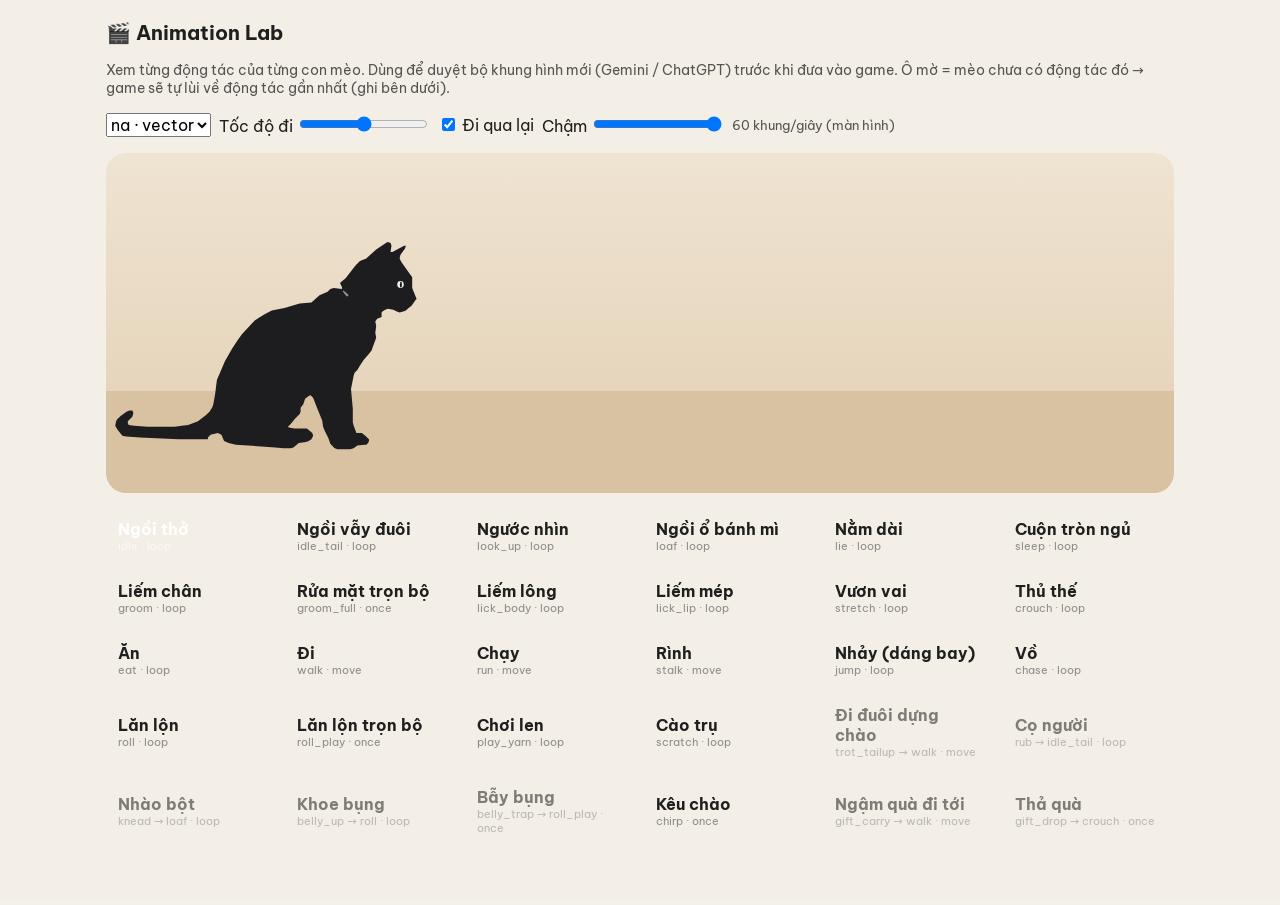
<file: lab.html>
<!doctype html>
<html lang="vi">
<head>
<meta charset="utf-8">
<meta name="viewport" content="width=device-width,initial-scale=1,viewport-fit=cover">
<title>Animation Lab · Purrsona</title>
<link rel="stylesheet" href="styles/app.css">
<style>
  body{background:#F4EFE6;overflow:auto}
  .lab{max-width:1100px;margin:0 auto;padding:20px 16px 60px;display:grid;gap:16px}
  .lab h1{font-size:1.25rem;margin:0}
  .lab p{margin:0;color:var(--ink-2);font-size:.875rem}
  .bar{display:flex;flex-wrap:wrap;gap:8px;align-items:center}
  .bar select,.bar input{font:inherit}
  .labstage{position:relative;height:340px;border-radius:20px;background:linear-gradient(#EFE4D2,#E6D5BC 70%,#D8C2A2 70%);overflow:hidden}
  .labstage .catw{position:absolute;bottom:40px}
  .clips{display:grid;grid-template-columns:repeat(auto-fill,minmax(150px,1fr));gap:8px}
  .clips button{text-align:left;padding:10px 12px;border-radius:12px;border:0;background:var(--surface);font:inherit;cursor:pointer;color:var(--ink)}
  .clips button small{display:block;color:var(--ink-3);font-size:.6875rem}
  .clips button.on{background:var(--brand);color:#fff}.clips button.on small{color:#fff9}
  .clips button.miss{opacity:.55}
  .fps{font-variant-numeric:tabular-nums;font-size:.8125rem;color:var(--ink-2)}
</style>
</head>
<body>
<main class="lab">
  <h1>🎬 Animation Lab</h1>
  <p>Xem từng động tác của từng con mèo. Dùng để duyệt bộ khung hình mới (Gemini / ChatGPT) trước khi đưa vào game. Ô mờ = mèo chưa có động tác đó → game sẽ tự lùi về động tác gần nhất (ghi bên dưới).</p>
  <div class="bar">
    <select id="cat"></select>
    <label class="pill">Tốc độ đi <input id="spd" type="range" min="0" max="2" step="0.05" value="1"></label>
    <label class="pill"><input id="mv" type="checkbox" checked> Đi qua lại</label>
    <label class="pill">Chậm <input id="slow" type="range" min="0.1" max="1" step="0.05" value="1"></label>
    <span class="fps" id="fps"></span>
  </div>
  <div class="labstage" id="stage"></div>
  <div class="clips" id="clips"></div>
</main>
<script type="module" src="src/lab.js"></script>
</body>
</html>
</file>
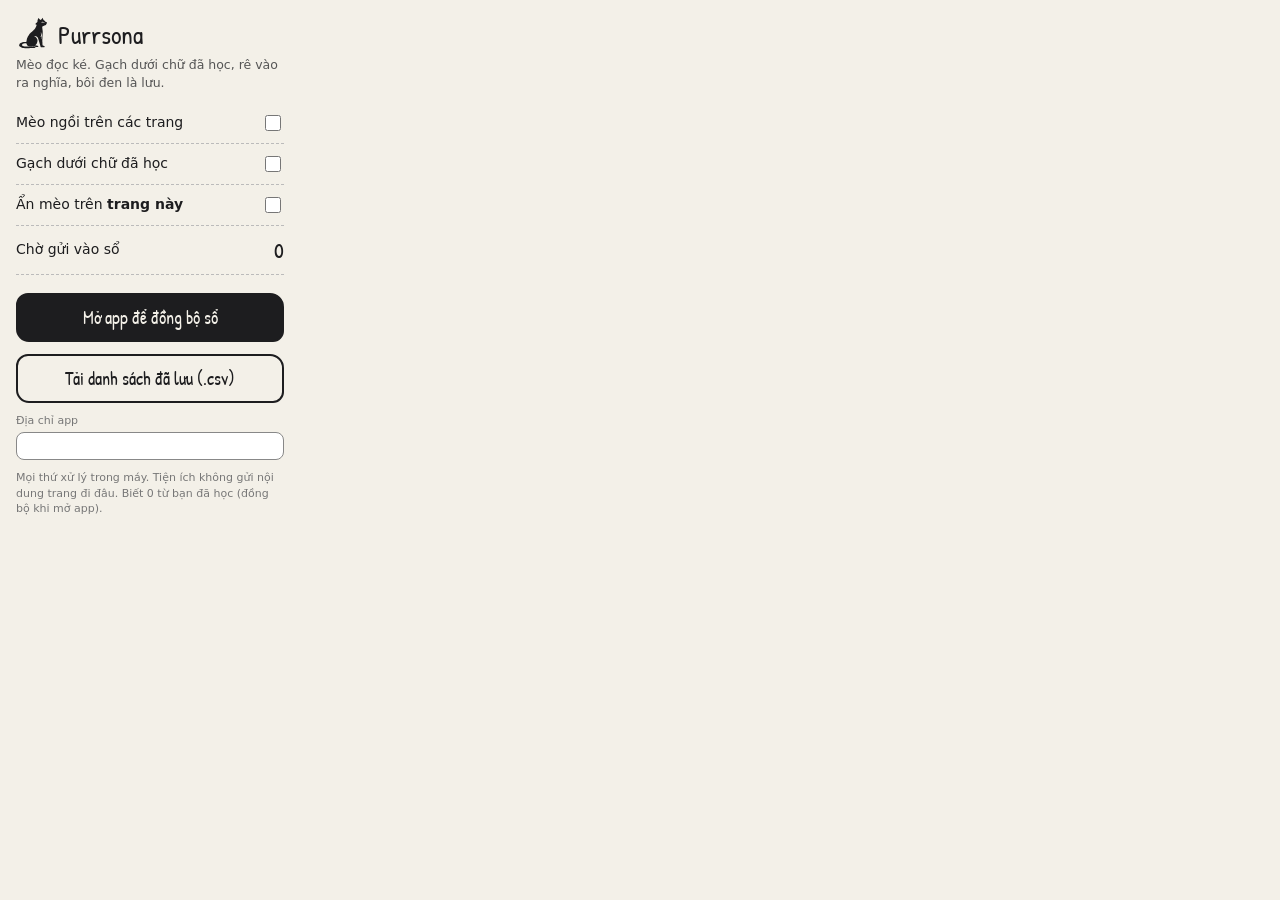
<file: extension/popup.html>
<!doctype html>
<html lang="vi"><head><meta charset="utf-8"><title>Purrsona</title>
<style>
  @font-face{font-family:"Patrick Hand";src:url(fonts/ph-vietnamese-400.woff2) format("woff2");unicode-range:U+0102-0103,U+0110-0111,U+0128-0129,U+0168-0169,U+01A0-01A1,U+01AF-01B0,U+0300-0301,U+0303-0304,U+0308-0309,U+0323,U+1EA0-1EF9}
  @font-face{font-family:"Patrick Hand";src:url(fonts/ph-latin-400.woff2) format("woff2");unicode-range:U+0000-00FF,U+2000-206F}
  body{margin:0;width:300px;box-sizing:border-box;padding:16px 16px 14px;background:#F3F0E8;color:#1d1d1f;font:14px/1.4 system-ui,-apple-system,"Segoe UI",sans-serif}
  h1{font:400 26px/1 "Patrick Hand","Comic Neue",ui-rounded,cursive;margin:0 0 2px;display:flex;align-items:center;gap:8px}
  h1 svg{width:34px;height:34px}
  p{margin:0 0 12px;color:#555;font-size:12.5px}
  label{display:flex;justify-content:space-between;align-items:center;padding:9px 0;border-bottom:1.5px dashed #bbb}
  input[type=checkbox]{accent-color:#1d1d1f;width:16px;height:16px}
  .n{font:400 22px "Patrick Hand",cursive}
  .btn{display:block;width:100%;margin-top:12px;padding:10px;border:2px solid #1d1d1f;border-radius:12px 14px 11px 13px;background:#1d1d1f;color:#F3F0E8;font:400 18px "Patrick Hand",cursive;text-align:center;cursor:pointer;text-decoration:none;box-sizing:border-box}
  .ghost{background:none;color:#1d1d1f}
  input[type=url]{width:100%;box-sizing:border-box;margin-top:4px;padding:6px 8px;border:1.5px solid #888;border-radius:8px;background:#fff;font:12px system-ui}
  small{color:#777;font-size:11px;display:block;margin-top:10px}
  ul{list-style:none;margin:6px 0 0;padding:0;max-height:120px;overflow:auto}li{display:flex;justify-content:space-between;gap:8px;padding:3px 0;font-size:13px}li i{color:#888;font-style:normal;overflow:hidden;text-overflow:ellipsis;white-space:nowrap;max-width:150px}
</style></head>
<body>
  <h1><span id="cat"></span>Purrsona</h1>
  <p>Mèo đọc ké. Gạch dưới chữ đã học, rê vào ra nghĩa, bôi đen là lưu.</p>
  <label>Mèo ngồi trên các trang <input type="checkbox" id="on"></label>
  <label>Gạch dưới chữ đã học <input type="checkbox" id="hl"></label>
  <label id="siteRow"><span>Ẩn mèo trên <b id="site">trang này</b></span><input type="checkbox" id="skip"></label>
  <label>Chờ gửi vào sổ <span class="n" id="cnt">0</span></label>
  <ul id="list"></ul>
  <a class="btn" id="open" target="_blank" rel="noopener">Mở app để đồng bộ sổ</a>
  <button class="btn ghost" id="exp">Tải danh sách đã lưu (.csv)</button>
  <small>Địa chỉ app<input type="url" id="url"></small>
  <small>Mọi thứ xử lý trong máy. Tiện ích không gửi nội dung trang đi đâu. Biết <span id="kn">0</span> từ bạn đã học (đồng bộ khi mở app).</small>
  <script src="poses.js"></script>
  <script src="popup.js"></script>
</body></html>
</file>
<file: styles/app.css>
/* Phông tự lưu (OFL): Be Vietnam Pro cho chữ đọc, Patrick Hand cho nét viết tay. Chữ Hán dùng phông Khải/Song có sẵn trên máy. */
@font-face{font-family:"Be Vietnam Pro";font-weight:400;font-display:swap;src:url(../assets/fonts/bvp-vietnamese-400.woff2) format("woff2");unicode-range:U+0102-0103,U+0110-0111,U+0128-0129,U+0168-0169,U+01A0-01A1,U+01AF-01B0,U+0300-0301,U+0303-0304,U+0308-0309,U+0323,U+0329,U+1EA0-1EF9,U+20AB}
@font-face{font-family:"Be Vietnam Pro";font-weight:400;font-display:swap;src:url(../assets/fonts/bvp-latin-400.woff2) format("woff2");unicode-range:U+0000-00FF,U+0131,U+0152-0153,U+02BB-02BC,U+02C6,U+02DA,U+02DC,U+0304,U+0308,U+0329,U+2000-206F,U+20AC,U+2122,U+2191,U+2193,U+2212,U+2215,U+FEFF,U+FFFD}
@font-face{font-family:"Be Vietnam Pro";font-weight:500;font-display:swap;src:url(../assets/fonts/bvp-vietnamese-500.woff2) format("woff2");unicode-range:U+0102-0103,U+0110-0111,U+0128-0129,U+0168-0169,U+01A0-01A1,U+01AF-01B0,U+0300-0301,U+0303-0304,U+0308-0309,U+0323,U+0329,U+1EA0-1EF9,U+20AB}
@font-face{font-family:"Be Vietnam Pro";font-weight:500;font-display:swap;src:url(../assets/fonts/bvp-latin-500.woff2) format("woff2");unicode-range:U+0000-00FF,U+0131,U+0152-0153,U+02BB-02BC,U+02C6,U+02DA,U+02DC,U+0304,U+0308,U+0329,U+2000-206F,U+20AC,U+2122,U+2191,U+2193,U+2212,U+2215,U+FEFF,U+FFFD}
@font-face{font-family:"Be Vietnam Pro";font-weight:600;font-display:swap;src:url(../assets/fonts/bvp-vietnamese-600.woff2) format("woff2");unicode-range:U+0102-0103,U+0110-0111,U+0128-0129,U+0168-0169,U+01A0-01A1,U+01AF-01B0,U+0300-0301,U+0303-0304,U+0308-0309,U+0323,U+0329,U+1EA0-1EF9,U+20AB}
@font-face{font-family:"Be Vietnam Pro";font-weight:600;font-display:swap;src:url(../assets/fonts/bvp-latin-600.woff2) format("woff2");unicode-range:U+0000-00FF,U+0131,U+0152-0153,U+02BB-02BC,U+02C6,U+02DA,U+02DC,U+0304,U+0308,U+0329,U+2000-206F,U+20AC,U+2122,U+2191,U+2193,U+2212,U+2215,U+FEFF,U+FFFD}
@font-face{font-family:"Be Vietnam Pro";font-weight:700;font-display:swap;src:url(../assets/fonts/bvp-vietnamese-700.woff2) format("woff2");unicode-range:U+0102-0103,U+0110-0111,U+0128-0129,U+0168-0169,U+01A0-01A1,U+01AF-01B0,U+0300-0301,U+0303-0304,U+0308-0309,U+0323,U+0329,U+1EA0-1EF9,U+20AB}
@font-face{font-family:"Be Vietnam Pro";font-weight:700;font-display:swap;src:url(../assets/fonts/bvp-latin-700.woff2) format("woff2");unicode-range:U+0000-00FF,U+0131,U+0152-0153,U+02BB-02BC,U+02C6,U+02DA,U+02DC,U+0304,U+0308,U+0329,U+2000-206F,U+20AC,U+2122,U+2191,U+2193,U+2212,U+2215,U+FEFF,U+FFFD}
@font-face{font-family:"Be Vietnam Pro";font-weight:800;font-display:swap;src:url(../assets/fonts/bvp-vietnamese-800.woff2) format("woff2");unicode-range:U+0102-0103,U+0110-0111,U+0128-0129,U+0168-0169,U+01A0-01A1,U+01AF-01B0,U+0300-0301,U+0303-0304,U+0308-0309,U+0323,U+0329,U+1EA0-1EF9,U+20AB}
@font-face{font-family:"Be Vietnam Pro";font-weight:800;font-display:swap;src:url(../assets/fonts/bvp-latin-800.woff2) format("woff2");unicode-range:U+0000-00FF,U+0131,U+0152-0153,U+02BB-02BC,U+02C6,U+02DA,U+02DC,U+0304,U+0308,U+0329,U+2000-206F,U+20AC,U+2122,U+2191,U+2193,U+2212,U+2215,U+FEFF,U+FFFD}
@font-face{font-family:"Be Vietnam Pro";font-weight:400;font-display:swap;src:url(../assets/fonts/bvp-latin-ext-400.woff2) format("woff2");unicode-range:U+0100-02BA,U+02BD-02C5,U+02C7-02CC,U+02CE-02D7,U+02DD-02FF,U+0304,U+0308,U+0329,U+1D00-1DBF,U+1E00-1E9F,U+1EF2-1EFF,U+2020,U+20A0-20AB,U+20AD-20C0,U+2113,U+2C60-2C7F,U+A720-A7FF}
@font-face{font-family:"Be Vietnam Pro";font-weight:600;font-display:swap;src:url(../assets/fonts/bvp-latin-ext-600.woff2) format("woff2");unicode-range:U+0100-02BA,U+02BD-02C5,U+02C7-02CC,U+02CE-02D7,U+02DD-02FF,U+0304,U+0308,U+0329,U+1D00-1DBF,U+1E00-1E9F,U+1EF2-1EFF,U+2020,U+20A0-20AB,U+20AD-20C0,U+2113,U+2C60-2C7F,U+A720-A7FF}
@font-face{font-family:"Be Vietnam Pro";font-weight:700;font-display:swap;src:url(../assets/fonts/bvp-latin-ext-700.woff2) format("woff2");unicode-range:U+0100-02BA,U+02BD-02C5,U+02C7-02CC,U+02CE-02D7,U+02DD-02FF,U+0304,U+0308,U+0329,U+1D00-1DBF,U+1E00-1E9F,U+1EF2-1EFF,U+2020,U+20A0-20AB,U+20AD-20C0,U+2113,U+2C60-2C7F,U+A720-A7FF}
@font-face{font-family:"Patrick Hand";font-weight:400;font-display:swap;src:url(../assets/fonts/ph-vietnamese-400.woff2) format("woff2");unicode-range:U+0102-0103,U+0110-0111,U+0128-0129,U+0168-0169,U+01A0-01A1,U+01AF-01B0,U+0300-0301,U+0303-0304,U+0308-0309,U+0323,U+0329,U+1EA0-1EF9,U+20AB}
@font-face{font-family:"Patrick Hand";font-weight:400;font-display:swap;src:url(../assets/fonts/ph-latin-400.woff2) format("woff2");unicode-range:U+0000-00FF,U+0131,U+0152-0153,U+02BB-02BC,U+02C6,U+02DA,U+02DC,U+0304,U+0308,U+0329,U+2000-206F,U+20AC,U+2122,U+2191,U+2193,U+2212,U+2215,U+FEFF,U+FFFD}
@font-face{font-family:"Patrick Hand";font-weight:400;font-display:swap;src:url(../assets/fonts/ph-latin-ext-400.woff2) format("woff2");unicode-range:U+0100-02BA,U+02BD-02C5,U+02C7-02CC,U+02CE-02D7,U+02DD-02FF,U+0304,U+0308,U+0329,U+1D00-1DBF,U+1E00-1E9F,U+1EF2-1EFF,U+2020,U+20A0-20AB,U+20AD-20C0,U+2113,U+2C60-2C7F,U+A720-A7FF}

/* =====================================================================
   Purrsona 1.0 – SỔ PHÁC THẢO CHÌ ĐEN. Một bộ token cho cả app: giấy, mực, nét tay.
   Mọi khung "viết tay": viền 2px mực + bo lệch + bóng đặc lệch (kiểu vẽ bằng bút).
   ===================================================================== */
:root{
  --paper:#F3F0E8;--paper-2:#E9E5DA;--card:#FBFAF6;--ink:#1f1f1f;--ink-2:#545454;--ink-3:#8c8c8c;--line:#262626;
  --font:"Be Vietnam Pro",system-ui,-apple-system,"Segoe UI",Roboto,Arial,sans-serif;
  --hand:"Patrick Hand","Be Vietnam Pro",cursive;
  --zh:"KaiTi","STKaiti","Kaiti SC","Noto Serif SC","Noto Serif CJK SC","Songti SC","SimSun",serif;
  --sk:16px 22px 15px 24px / 22px 15px 24px 17px;          /* bo góc "vẽ tay" */
  --sk2:255px 15px 225px 15px / 15px 225px 15px 255px;
  --pop:0 1px 0 rgba(0,0,0,.05),0 14px 30px -18px rgba(0,0,0,.38);
  --glass:color-mix(in srgb,var(--card) 88%,transparent);
  --r-card:22px 26px 21px 25px/24px 21px 26px 22px;
  --tap:44px;
  --spring:cubic-bezier(.3,1.45,.5,1);
  --safe-t:env(safe-area-inset-top,0px);--safe-b:env(safe-area-inset-bottom,0px);
}
*{box-sizing:border-box}
[hidden]{display:none!important}
html,body{margin:0;height:100%;background:var(--paper);color:var(--ink);font-family:var(--font);-webkit-font-smoothing:antialiased;-webkit-tap-highlight-color:transparent}
body{overflow:hidden;overscroll-behavior:none}
button{font:inherit;color:inherit;cursor:pointer;border:0;background:none;padding:0}
.zh,.w.zh{font-family:var(--zh)}
#app{position:fixed;inset:0}
.ico{width:22px;height:22px;flex:none;display:block}

/* ------------------------------------------------------------- màn mở app */
#boot{position:fixed;inset:0;display:grid;place-content:center;text-align:center;background:var(--paper);color:var(--ink-2);z-index:100;transition:opacity .5s}
#boot.gone{opacity:0;pointer-events:none}
.boot-logo{width:120px;height:120px;margin:0 auto 10px;display:block}
.boot-logo path,.boot-logo circle,.boot-logo ellipse{stroke-dasharray:400;stroke-dashoffset:400;animation:draw 1.6s ease-out forwards}
@keyframes draw{to{stroke-dashoffset:0}}
#boot h1{margin:0;font:400 2.6rem/1 var(--hand);color:var(--ink)}
#boot p{margin:6px 0 18px;font:400 1.15rem var(--hand)}
.boot-bar{width:140px;height:6px;border:2px solid var(--line);border-radius:6px;overflow:hidden;margin:0 auto}
.boot-bar i{display:block;height:100%;width:40%;background:repeating-linear-gradient(-45deg,var(--line) 0 2px,transparent 2px 5px);animation:bootbar 1.2s ease-in-out infinite}
@keyframes bootbar{from{transform:translateX(-100%)}to{transform:translateX(260%)}}

/* ------------------------------------------------------------- mèo (than chì) */
.cat{transform-origin:0 0}
.cat-flip{position:absolute;left:0;top:0;transform-origin:0 -110px}
.cr{position:absolute}
.cr svg,.cr canvas{display:block;width:100%;height:100%;overflow:visible}
/* mèo: hạt chì bằng hoa văn ảnh (rẻ) thay vì bộ lọc SVG tính lại mỗi khung hình (làm giật trên iPhone) */
.cat-svg .b{fill:url(#graphite)}
.cat-svg .b{fill:var(--fur,#1d1d1f)}.cat-svg .gd{fill:var(--gold,#8c8c8c)}.cat-svg .pk{fill:var(--tongue,#b9b2b2)}
.cat-svg .eyeb{fill:var(--eye,#F3F0E8);transition:fill .08s}.cat-svg .eyeg{fill:#141414;transition:opacity .08s}
.cat-svg.blink .eyeb,.cat-svg.slowblink .eyeb{fill:var(--fur,#1d1d1f)}.cat-svg.blink .eyeg,.cat-svg.slowblink .eyeg{opacity:0!important}
.cat-svg.slowblink .eyeb{transition:fill .32s ease-in-out}
.acc .gl{fill:#1f1f1f;stroke:#cfcfcf;stroke-width:1.1}.acc .gh{stroke:#fff;stroke-width:1;opacity:.5}.acc .gr{stroke:#cfcfcf;stroke-width:1.2}
.acc .ht{fill:#141414;stroke:#6a6a6a;stroke-width:.8}.acc .hb{fill:#8c8c8c}.acc .bw{fill:#f3f0e8;stroke:#1f1f1f;stroke-width:1.4}.acc .bwc{fill:#1f1f1f}
.cat-hit{position:absolute;left:-120px;top:-235px;width:240px;height:240px;border-radius:40%;pointer-events:auto;cursor:grab;outline:none;touch-action:none}
.cat-hit:focus-visible{outline:3px dashed var(--line);outline-offset:4px}
.cat-shadow{width:100px;height:22px;margin:-11px 0 0 -50px;border-radius:50%;background:repeating-linear-gradient(-35deg,rgba(30,30,30,.55) 0 1.6px,transparent 1.6px 4.5px);-webkit-mask:radial-gradient(closest-side,#000 55%,transparent);mask:radial-gradient(closest-side,#000 55%,transparent);transform-origin:50% 50%}
.eyeglow{width:16px;height:10px;margin:-5px 0 0 -8px;border-radius:50%;background:radial-gradient(closest-side,#fff,rgba(255,255,255,.5) 45%,transparent);mix-blend-mode:screen;transform-origin:50% 50%}
.bubble{position:absolute;background:var(--card);color:var(--ink);font:400 36px/1.15 var(--hand);padding:10px 22px 12px;border:2.5px solid var(--line);border-radius:var(--sk2);box-shadow:var(--pop);max-width:620px;white-space:nowrap;margin-top:-18px}
.bubble::after{content:"";position:absolute;left:50%;bottom:-16px;width:22px;height:18px;margin-left:-11px;background:var(--card);border-right:2.5px solid var(--line);border-bottom:2.5px solid var(--line);transform:skewX(-20deg) rotate(45deg) scale(.8)}
.bubble.pop{animation:pop .32s var(--spring)}
@keyframes pop{from{opacity:0;scale:.6}}
.fx-heart{color:var(--ink);font:400 46px var(--hand);animation:heart 1.4s ease-out forwards}
@keyframes heart{from{opacity:0;transform:translateY(0) scale(.5)}20%{opacity:1;transform:translateY(-20px) scale(1)}to{opacity:0;transform:translateY(-120px) scale(1.1)}}
.scratch{position:fixed;width:80px;height:80px;z-index:200;pointer-events:none}
.scratch svg{width:100%;height:100%}
.scratch path{fill:none;stroke:var(--ink);stroke-width:5;stroke-linecap:round;stroke-dasharray:80;stroke-dashoffset:80;animation:scr .18s ease-out forwards}
.scratch path:nth-child(2){animation-delay:.05s}.scratch path:nth-child(3){animation-delay:.1s}
.scratch.out{opacity:0;transition:opacity .5s}
@keyframes scr{to{stroke-dashoffset:0}}

/* ------------------------------------------------------------- bảng trượt */
.sheet-wrap{position:absolute;inset:0;z-index:20}
.scrim{position:absolute;inset:0;background:rgba(30,30,30,.32);opacity:0;transition:opacity .25s}
.sheet{position:absolute;left:50%;bottom:0;width:min(580px,100%);max-height:88vh;overflow:auto;transform:translate(-50%,100%);background:var(--card);border:2.5px solid var(--line);border-bottom:0;border-radius:28px 34px 0 0/34px 28px 0 0;padding:6px 22px calc(var(--safe-b) + 26px);transition:transform .3s cubic-bezier(.3,.9,.3,1);box-shadow:0 -6px 0 rgba(0,0,0,.08)}
.sheet-wrap.open .scrim{opacity:1}.sheet-wrap.open .sheet{transform:translate(-50%,0)}
@media (min-width:760px){.sheet{bottom:auto;top:50%;border:2.5px solid var(--line);border-radius:var(--sk);box-shadow:6px 8px 0 var(--line);transform:translate(-50%,-44%) scale(.97);opacity:0;transition:transform .3s,opacity .25s}.sheet-wrap.open .sheet{transform:translate(-50%,-50%);opacity:1}}
.grab{width:44px;height:5px;border-radius:3px;background:var(--ink-3);margin:6px auto 12px}
.sh-head{display:flex;justify-content:space-between;align-items:flex-start;gap:12px;margin-bottom:14px}
.sh-head h2{margin:0;font:400 2rem/1.05 var(--hand)}.sh-head p{margin:4px 0 0;color:var(--ink-2);font-size:.875rem}
.sh-head .ic,.ls-top .ic,.qc-h .ic{border:2px solid var(--line);border-radius:var(--sk);width:38px;height:38px;flex:none;background:var(--card)}
.sh-head .ic .ico,.ls-top .ic .ico,.qc-h .ic .ico{width:18px;height:18px}
.sheet h3{font:400 1.3rem/1.1 var(--hand);margin:22px 0 8px;display:flex;gap:8px;align-items:center}
.muted{color:var(--ink-3);font-size:.8125rem}
.chip{display:inline-block;font-size:.625rem;font-weight:800;padding:1px 7px;border-radius:999px;border:1.5px solid var(--line);vertical-align:middle}
.chip-pro{background:var(--ink);color:var(--paper)}
.primary,.ghost,.locked{display:flex;align-items:center;justify-content:center;gap:8px;width:100%;padding:13px;margin-top:16px;border:2.5px solid var(--line);border-radius:var(--sk);box-shadow:var(--pop);font:400 1.35rem/1 var(--hand);transition:transform .1s}
.primary{background:var(--ink);color:var(--paper)}
.ghost{background:var(--card);color:var(--ink)}
.ghost.wide{margin-top:10px}
.locked{background:repeating-linear-gradient(-45deg,var(--paper-2) 0 6px,var(--card) 6px 12px);color:var(--ink-2);font-size:1.15rem}
.locked .ico,.primary .ico{width:18px;height:18px}
.primary:active,.ghost:active,.opt:active{transform:translate(2px,3px);box-shadow:1px 1px 0 var(--line)}
.danger{color:#000;text-decoration:underline wavy}
.lockd{opacity:.5}
.moodcard{display:flex;gap:14px;align-items:center;border:2px solid var(--line);border-radius:var(--sk);padding:14px;margin-top:10px}
.mc-emo{font-size:34px;width:56px;height:56px;display:grid;place-items:center;border:2px dashed var(--line);border-radius:50%;flex:none;filter:grayscale(1)}
.moodcard small{font-size:.75rem;color:var(--ink-2)}.moodcard b{display:block;font:400 1.4rem var(--hand)}.moodcard p{margin:2px 0 0;font-size:.875rem;color:var(--ink-2)}
.traits{display:grid;gap:8px}
.traits>div{display:grid;grid-template-columns:110px 1fr;align-items:center;font-size:.875rem}
.traits s,.skill s,.bondcard>s{display:block;height:9px;border:1.5px solid var(--line);border-radius:5px;overflow:hidden}
.traits u,.skill u,.bondcard>s u{display:block;height:100%;background:repeating-linear-gradient(-45deg,var(--line) 0 2px,transparent 2px 4px)}
.likes{display:grid;grid-template-columns:1fr 1fr;gap:8px}
.likes>div{border:1.5px dashed var(--ink-3);border-radius:var(--sk);padding:10px 12px}
.likes small{display:block;font-size:.6875rem;color:var(--ink-3)}.likes b{font:400 1.2rem var(--hand)}
.skins,.menu{display:grid;grid-template-columns:repeat(auto-fill,minmax(110px,1fr));gap:8px}
.menu{grid-template-columns:1fr 1fr}
.skins button,.menu button{border:2px solid var(--line);border-radius:var(--sk);padding:12px 10px;display:flex;flex-direction:column;align-items:center;gap:4px;text-align:center;background:var(--card)}
.skins button svg{width:64px;height:64px}.skins small{font-size:.75rem;color:var(--ink-2)}
.skins button.on{box-shadow:var(--pop);background:var(--paper-2)}
.menu button{flex-direction:row;justify-content:flex-start;gap:12px;padding:12px 14px;font:400 1.3rem var(--hand)}
.menu button span{width:36px;height:36px;border:1.5px solid var(--line);border-radius:50%;display:grid;place-items:center}
.menu .ico{width:18px;height:18px}
.plans{display:grid;grid-template-columns:repeat(3,1fr);gap:8px}
.plans button{border:2px solid var(--line);border-radius:var(--sk);padding:12px 10px;display:flex;flex-direction:column;gap:4px;text-align:left;background:var(--card)}
.plans b{font:400 1.4rem var(--hand)}.plans span{font-weight:800;font-size:.8125rem}.plans small{font-size:.75rem;color:var(--ink-2)}
.plans em{font-style:normal;font-size:.6875rem;font-weight:800;background:var(--ink);color:var(--paper);padding:2px 8px;border-radius:999px;align-self:flex-start;margin-top:4px}
.plans button.on{box-shadow:var(--pop);background:var(--paper-2)}
.cmp{width:100%;border-collapse:collapse;margin-top:14px;font-size:.8125rem}
.cmp th{font:400 1.1rem var(--hand);text-align:center;padding:6px;border-bottom:2px solid var(--line)}
.cmp td{padding:8px 6px;text-align:center;border-bottom:1px dashed var(--ink-3)}.cmp td:first-child{text-align:left}
.settings{display:grid;gap:6px}
.row{display:flex;justify-content:space-between;align-items:center;gap:12px;border:1.5px solid var(--line);border-radius:var(--sk);padding:11px 14px;font-size:.9375rem;color:var(--ink);text-decoration:none;background:var(--card);text-align:left}
.row.col{flex-direction:column;align-items:stretch}.row small{color:var(--ink-3);margin-left:6px;font-size:.75rem}
.row.two{border:0;padding:4px 0;background:none}.row.two>*{flex:1;margin-top:0}
.row input[type=checkbox]{width:46px;height:26px;appearance:none;border:2px solid var(--line);border-radius:13px;position:relative;cursor:pointer;flex:none;background:var(--card)}
.row input[type=checkbox]::after{content:"";position:absolute;left:2px;top:2px;width:18px;height:18px;border-radius:50%;background:var(--ink-3);transition:transform .2s}
.row input[type=checkbox]:checked{background:repeating-linear-gradient(-45deg,var(--paper-2) 0 3px,var(--card) 3px 6px)}.row input[type=checkbox]:checked::after{transform:translateX(20px);background:var(--ink)}
.row input[type=range]{width:100%;accent-color:var(--ink)}
.row input:disabled{opacity:.4}
.seg{display:inline-flex;border:1.5px solid var(--line);border-radius:999px;padding:2px;gap:2px;flex-wrap:wrap}
.seg button{padding:5px 11px;border-radius:999px;font-size:.8125rem;font-weight:700;color:var(--ink-2)}
.seg button.on{background:var(--ink);color:var(--paper)}
input.nick{font:400 1.25rem var(--hand);border:0;border-bottom:2px solid var(--line);background:transparent;padding:4px 6px;width:8em;text-align:right;color:var(--ink);border-radius:0}
input.nick.wide{width:100%;text-align:left;font-size:1.4rem}
.tabs{display:flex;gap:6px;margin-bottom:12px}
.tabs button{flex:1;padding:8px 4px;border:1.5px solid var(--line);border-radius:var(--sk);font:400 1.1rem var(--hand);color:var(--ink-2)}
.tabs button.on{background:var(--ink);color:var(--paper)}
:focus-visible{outline:3px dashed var(--ink);outline-offset:2px}

/* gắn bó, thư, kỹ năng */
.bondcard{border:2px solid var(--line);border-radius:var(--sk);padding:14px 16px;box-shadow:var(--pop)}
.bc-top{display:flex;align-items:center;gap:12px}
.bc-emo{font-size:28px;width:50px;height:50px;border:2px dashed var(--line);border-radius:50%;display:grid;place-items:center;flex:none;filter:grayscale(1)}
.bc-top small{display:block;font-size:.75rem;color:var(--ink-2)}.bc-top b{font:400 1.6rem var(--hand)}
.bc-top em{margin-left:auto;font-style:normal;font-weight:800}
.bondcard>s{margin:12px 0 8px}.bondcard>p{margin:0;font-size:.8125rem;color:var(--ink-2)}
.tiers{list-style:none;margin:12px 0 6px;padding:0;display:grid;gap:6px}
.tiers li{display:grid;grid-template-columns:34px 1fr;gap:10px;align-items:center;border:1.5px dashed var(--ink-3);border-radius:var(--sk);padding:7px 10px;opacity:.55}
.tiers li.on{opacity:1;border-style:solid;border-color:var(--line)}
.tiers span{font-size:20px;display:grid;place-items:center;filter:grayscale(1)}.tiers span .ico{width:16px;height:16px}
.tiers b{font:400 1.15rem var(--hand);display:block}.tiers small{font-size:.75rem;color:var(--ink-2)}
.letters{display:grid;gap:12px}
.letter{background:var(--paper);border:2px solid var(--line);border-radius:4px 10px 6px 12px;padding:14px 18px;box-shadow:var(--pop);transform:rotate(-.4deg);margin:6px 0 4px}
.letter header{display:flex;align-items:center;gap:8px;font-size:.75rem;font-weight:800;margin-bottom:4px;color:var(--ink-2)}.letter header .ico{width:16px;height:16px}
.letter p{margin:0 0 4px;font:400 1.22rem/1.35 var(--hand)}
.letter p:last-child{text-align:right}
.skills,.quirks{display:grid;gap:8px}
.skill,.quirks>div{display:grid;grid-template-columns:auto 1fr;gap:12px;align-items:center;border:1.5px solid var(--line);border-radius:var(--sk);padding:9px 12px}
.skill .se,.quirks span{font-size:22px;filter:grayscale(1)}
.skill b,.quirks b{font-size:.9rem;display:flex;justify-content:space-between}.skill b em{font-style:normal;font-size:.75rem}.skill s{margin:6px 0 4px}
.skill small,.quirks small{font-size:.75rem;color:var(--ink-2)}
.notes{list-style:none;margin:0;padding:0;display:grid;gap:6px}.sheet .notes li{border-left:3px solid var(--line);padding:4px 10px;font-size:.875rem}

.bondup,.onb{text-align:center;padding:6px 2px 0}
.bu-emo{font-size:60px;filter:grayscale(1);animation:pop .6s var(--spring)}
.bondup small{font-size:.75rem;font-weight:800;text-transform:uppercase;letter-spacing:.08em}
.bondup h2,.onb h2{margin:6px 0 8px;font:400 2.1rem/1.05 var(--hand)}
.bondup p,.onb>p{color:var(--ink-2);margin:0}
.onb-cat svg{width:110px;height:110px}
.onb h3{justify-content:center}
.pick2{display:grid;grid-template-columns:1fr 1fr;gap:10px}
.pick2 button{border:2.5px solid var(--line);border-radius:var(--sk);padding:14px 8px;display:flex;flex-direction:column;align-items:center;gap:2px;background:var(--card)}
.pick2 b{font:400 2.4rem/1 var(--hand)}.pick2 button:last-child b{font-family:var(--zh)}.pick2 span{font-weight:700}
.pick2 button.on{background:var(--ink);color:var(--paper);box-shadow:var(--pop)}
.lvls{display:grid;grid-template-columns:repeat(auto-fill,minmax(130px,1fr));gap:8px}
.lvls button{border:2px solid var(--line);border-radius:var(--sk);padding:10px;display:flex;flex-direction:column;align-items:flex-start;gap:2px;font:400 1.2rem var(--hand);background:var(--card);text-align:left}
.lvls small{font:600 .72rem var(--font);color:var(--ink-2);display:flex;align-items:center;gap:4px}.lvls .ico{width:12px;height:12px}
.lvls button.on{background:var(--ink);color:var(--paper);box-shadow:var(--pop)}.lvls button.on small{color:var(--paper)}
.onb .seg{margin:0 auto}

/* sổ từ, tiến độ */
.wlist{list-style:none;margin:0;padding:0;display:grid;gap:4px}
.wrow{width:100%;display:grid;grid-template-columns:minmax(0,1.1fr) minmax(0,1.4fr) auto;gap:10px;align-items:center;padding:9px 10px;border-bottom:1.5px dashed var(--ink-3);text-align:left}
.wrow .w{font:400 1.35rem/1.1 var(--hand)}.wrow .w.zh{font-family:var(--zh);font-size:1.45rem}.wrow .vi{font-size:.85rem;color:var(--ink-2)}
.wex{padding:2px 12px 10px;font-size:.85rem;color:var(--ink-2);line-height:1.5}
.dots{display:flex;gap:3px}.dots b{width:7px;height:7px;border-radius:50%;border:1.5px solid var(--line)}.dots b.on{background:var(--ink)}
.kpis{display:grid;grid-template-columns:repeat(4,1fr);gap:8px}
.kpis>div{border:2px solid var(--line);border-radius:var(--sk);padding:10px 8px;text-align:center}.kpis b{display:block;font:400 1.6rem/1.1 var(--hand);filter:grayscale(1)}.kpis small{font-size:.68rem;color:var(--ink-2)}
.bars{display:flex;align-items:flex-end;gap:3px;height:120px;border-bottom:2px solid var(--line);padding-top:6px}
.bars>div{flex:1;display:flex;flex-direction:column-reverse;align-items:stretch;height:100%;position:relative}
.bars i{display:block;background:var(--ink);border-radius:2px 2px 0 0}.bars i.w{background:repeating-linear-gradient(-45deg,var(--ink) 0 1.5px,transparent 1.5px 4px);border:1px solid var(--ink)}
.bars small{position:absolute;bottom:-18px;left:0;right:0;text-align:center;font-size:.6rem;color:var(--ink-3)}

/* ------------------------------------------------------------- CẬN MẶT (mèo áp sát màn hình) */
.closeup{position:absolute;inset:0;z-index:26;overflow:hidden;pointer-events:none;background:radial-gradient(ellipse at 50% 70%,rgba(30,30,30,0),rgba(30,30,30,.45));opacity:0;transition:opacity .5s}
.closeup.on{opacity:1;pointer-events:auto}
.closeup.off{opacity:0;transition:opacity .6s}
.cu-stage{position:absolute;left:50%;bottom:0;width:min(118vw,880px);transform:translate(-50%,62%) scale(.8);transition:transform 1s cubic-bezier(.2,.9,.25,1);touch-action:none}
.cu-face{display:block;width:100%;height:auto;filter:url(#pencil)}
.closeup.on .cu-stage{transform:translate(-50%,24%) scale(1)}
.closeup.off .cu-stage{transform:translate(-50%,80%) scale(.85);transition:transform .7s cubic-bezier(.6,0,.9,.5)}
.cu-headbutt.press .cu-stage{transform:translate(-50%,10%) scale(1.32)}
.cu-headbutt.rub .cu-stage{animation:rub 1.5s ease-in-out}
@keyframes rub{25%{transform:translate(-44%,8%) scale(1.34) rotate(9deg)}50%{transform:translate(-56%,9%) scale(1.33) rotate(-8deg)}75%{transform:translate(-46%,8%) scale(1.34) rotate(6deg)}}
.cu-lid{transform:scaleY(0);transform-box:fill-box;transform-origin:50% 0;transition:transform .55s ease-in-out}
.cu-headbutt .cu-lid{transform:scaleY(.42)}
.closeup.blink .cu-lid{transform:scaleY(1)}
.cu-blink .cu-lid{transition-duration:1.1s}
.cu-blink.on .cu-stage{transform:translate(-50%,20%) scale(1.05)}
.cu-pawtap .cu-stage{transform:translate(-50%,46%) scale(.95)}
.cu-paw{position:absolute;left:50%;bottom:0;width:min(46vw,300px);transform:translate(-50%,105%);transition:transform .25s cubic-bezier(.2,.9,.3,1);filter:url(#pencil);z-index:1}
.cu-pawtap.on .cu-paw{transform:translate(-50%,34%)}
.cu-pawtap.tap .cu-paw{transform:translate(-50%,14%) scale(1.06)}
.cu-ring{position:absolute;left:50%;top:38%;width:120px;height:120px;margin:-60px 0 0 -60px;border-radius:50%;border:3px dashed var(--ink);animation:tapring .9s ease-out forwards;pointer-events:none}
@keyframes tapring{from{transform:scale(.3);opacity:1}to{transform:scale(2.4);opacity:0}}
.cu-say{position:absolute;left:50%;top:calc(var(--safe-t) + 22%);transform:translateX(-50%);background:var(--card);color:var(--ink);font:400 1.6rem var(--hand);padding:10px 20px;border:2.5px solid var(--line);border-radius:var(--sk2);box-shadow:var(--pop);white-space:nowrap;max-width:calc(100vw - 40px);overflow:hidden;text-overflow:ellipsis}
.cu-say:empty{display:none}
.cu-say.pop{animation:pop .35s var(--spring)}
.cu-heart{position:absolute;font-style:normal;color:var(--paper);font:400 48px var(--hand);text-shadow:0 0 0 var(--ink),2px 2px 0 var(--ink),-2px -2px 0 var(--ink),2px -2px 0 var(--ink),-2px 2px 0 var(--ink);animation:heart 1.6s ease-out forwards;pointer-events:none}
.cu-btn{position:absolute;left:50%;bottom:calc(var(--safe-b) + 34px);transform:translateX(-50%);background:var(--card);color:var(--ink);font:400 1.5rem var(--hand);padding:12px 24px;border:2.5px solid var(--line);border-radius:var(--sk);box-shadow:var(--pop);animation:btnpulse 1.6s ease-in-out infinite;z-index:2}
@keyframes btnpulse{50%{transform:translateX(-50%) scale(1.06)}}
.cu-video{position:absolute;left:50%;bottom:0;height:100%;transform:translateX(-50%);filter:grayscale(1) contrast(1.1)}
.smudge{position:absolute;left:50%;top:50%;width:min(60vw,380px);height:min(36vw,220px);transform:translate(-50%,-20%);z-index:9;border-radius:50%;background:radial-gradient(ellipse at 50% 50%,rgba(255,255,255,.18),rgba(255,255,255,.06) 50%,transparent 72%),radial-gradient(ellipse at 47% 58%,rgba(120,120,120,.18) 0 5px,transparent 7px),radial-gradient(ellipse at 53% 58%,rgba(120,120,120,.18) 0 5px,transparent 7px);-webkit-backdrop-filter:blur(1.5px);backdrop-filter:blur(1.5px);transition:opacity .6s;touch-action:none}
.smudge.gone{opacity:0!important;pointer-events:none}

html[data-uisize=s] .typo{zoom:.86}html[data-uisize=l] .typo{zoom:1.14}
.reduced *{animation-duration:.01ms!important;transition-duration:.01ms!important}
@media (prefers-reduced-motion:reduce){.room.sliding{transition-duration:.01ms}}

/* ------------------------------------------------------------- KHU VƯỜN (nhìn từ trên, hơi xiên) */
.viewport{position:absolute;inset:0;overflow:hidden;touch-action:none;user-select:none;-webkit-user-select:none;background:var(--paper)}
.viewport::after{content:"";position:absolute;inset:0;z-index:4;pointer-events:none;mix-blend-mode:multiply;opacity:.45;background-image:url("data:image/svg+xml,%3Csvg xmlns='http://www.w3.org/2000/svg' width='220' height='220'%3E%3Cfilter id='n'%3E%3CfeTurbulence type='fractalNoise' baseFrequency='.85' numOctaves='3' stitchTiles='stitch'/%3E%3CfeColorMatrix values='0 0 0 0 .3  0 0 0 0 .29  0 0 0 0 .27  0 0 0 -1.1 .62'/%3E%3C/filter%3E%3Crect width='220' height='220' filter='url(%23n)'/%3E%3C/svg%3E")}
.ground,.spr{position:absolute;inset:0;width:100%;height:100%;overflow:visible;pointer-events:none}
.world{position:absolute;inset:0;z-index:1}
.actors{position:absolute;inset:0}
.actors>*{position:absolute;left:0;top:0}
.hand{font-family:var(--hand)}.fl-t.zh{font-family:var(--zh)}
.shade{position:absolute;inset:0;z-index:3;background:#3b3d44;opacity:var(--shadeA,0);mix-blend-mode:multiply;pointer-events:none;transition:opacity 2s}
.topfx{position:absolute;inset:0;z-index:5;pointer-events:none}
.topfx>*{position:absolute;left:0;top:0}
/* bướm & ong */
.bfly{width:44px;height:36px;margin:-18px 0 0 -22px;pointer-events:auto;cursor:pointer;transition:opacity .4s}
.bfly svg{width:100%;height:100%;overflow:visible;display:block}
.bfly .wing{transform-origin:0 0;animation:flap .18s ease-in-out infinite alternate}
@keyframes flap{to{transform:scaleX(.25)}}
.bfly .tag{position:absolute;left:50%;top:100%;transform:translate(-50%,4px) rotate(-3deg);font:400 1.05rem/1.1 var(--hand);background:var(--card);border:1.6px solid var(--line);border-radius:var(--sk);padding:1px 8px;white-space:nowrap;box-shadow:2px 2px 0 var(--line)}
.bfly .tag.zh{font-family:var(--zh)}
.bfly .tag::before{content:"";position:absolute;left:50%;top:-8px;height:8px;border-left:1.5px dashed var(--line)}
.bfly.right .tag{background:var(--ink);color:var(--paper)}.bfly.wrong{opacity:.25}
.bfly.gone,.bee.gone{opacity:0}
.bee{width:28px;height:24px;margin:-12px 0 0 -14px;pointer-events:auto;cursor:pointer}
.bee svg{width:100%;height:100%;overflow:visible}
.bee .bw{transform-box:fill-box;transform-origin:50% 100%;animation:buzz .06s linear infinite alternate}
@keyframes buzz{to{transform:scaleY(.4)}}

/* chữ mèo nói: viết tay cạnh mèo, không khung */
.bubble{position:absolute;background:var(--paper);border:1.8px solid var(--ink);border-radius:14px 18px 13px 17px/16px 13px 18px 14px;box-shadow:3px 4px 0 rgba(20,20,20,.16);padding:7px 14px 8px;margin:0 0 4px;font:400 clamp(1.15rem,3vmin,1.6rem)/1.15 var(--hand);color:var(--ink);white-space:nowrap;max-width:min(80vw,520px);z-index:2000;pointer-events:none;transform-origin:50% 100%}
.bubble::after{content:"";position:absolute;left:calc(50% + var(--tail,0px));bottom:-9px;width:14px;height:14px;margin-left:-7px;background:var(--paper);border-right:1.8px solid var(--ink);border-bottom:1.8px solid var(--ink);transform:rotate(45deg) skew(8deg,8deg)}
.bubble.pop{animation:bubpop .28s cubic-bezier(.3,1.6,.5,1)}
@keyframes bubpop{from{opacity:0;scale:.6}to{opacity:1;scale:1}}
@media (prefers-reduced-motion:reduce){.bubble.pop{animation:none}}
@keyframes write{to{clip-path:inset(-20px -20px -20px -20px)}}
.fx-heart{font-size:26px}
.cat-hit{left:-150px;top:-260px;width:300px;height:280px}

/* ---- v1.1: sổ của tôi, đọc cùng mèo, chạm chữ để nghe */
.tabs.scroll{overflow-x:auto;scrollbar-width:none}.tabs.scroll::-webkit-scrollbar{display:none}
.tabs.scroll button{flex:1 0 auto;padding:8px 10px;white-space:nowrap}.tabs button small{font:700 .7rem var(--ui,inherit);opacity:.7}
.wlist.book .brow{display:grid;grid-template-columns:auto minmax(0,1fr) minmax(0,1.3fr) auto auto;gap:8px;align-items:center;padding:8px 2px;border-bottom:1.5px dashed var(--ink-3)}
.brow .w{font:400 1.35rem/1.1 var(--hand)}.brow .w.zh{font-family:var(--zh)}.brow .vi{font-size:.85rem;color:var(--ink-2)}
.brow .sp,.brow .bx{width:30px;height:30px;display:grid;place-items:center;border-radius:50%}.brow .sp .ico,.brow .bx .ico{width:16px;height:16px}
.brow .bvi{width:100%;font:inherit;font-size:.85rem;padding:5px 8px;border:1.5px dashed var(--ink-2);border-radius:8px;background:var(--paper)}
.brow .bctx{grid-column:2/-1;color:var(--ink-3);font-size:.75rem;line-height:1.3}
.rbox{width:100%;min-height:130px;resize:vertical;font:inherit;font-size:.95rem;line-height:1.45;padding:10px 12px;border:2px solid var(--line);border-radius:var(--sk);background:var(--paper);color:var(--ink)}
.rlim{text-align:right;margin:4px 0 0}
.rsay{font:400 1.5rem/1.2 var(--hand);margin:16px 0 4px}
.rchips{display:flex;flex-wrap:wrap;gap:6px}
.rchip{display:inline-flex;flex-direction:column;align-items:flex-start;padding:5px 10px 6px;border:1.5px solid var(--line);border-radius:10px;font:400 1.15rem/1.05 var(--hand);text-align:left}
.rchip small{font:400 .7rem/1.2 inherit;font-family:var(--ui,system-ui);color:var(--ink-3);max-width:150px;overflow:hidden;text-overflow:ellipsis;white-space:nowrap}
.rchip.zh{font-family:var(--zh)}.rchip.k-m{background:var(--ink);color:var(--paper)}.rchip.k-m small{color:var(--paper);opacity:.75}.rchip.k-l{border-style:dashed}
/* ---- chữ nóng hôm nay */
.hlist{list-style:none;margin:0;padding:0}
.hrow{display:grid;grid-template-columns:auto minmax(0,1fr) auto;gap:4px 10px;align-items:start;padding:10px 2px;border-bottom:1.5px dashed var(--ink-3)}
.hrow .w{font:400 1.45rem/1.05 var(--hand)}.hrow .w.zh{font-family:var(--zh)}.hrow .ph{color:var(--ink-3);font-size:.78rem;margin-left:6px}
.hrow .vi{display:block;font-size:.88rem;color:var(--ink)}.hrow .hw{display:block;font-size:.78rem;color:var(--ink-2);margin-top:3px}
.hrow .hw a{color:var(--ink-2)}.hrow .tag{font:700 .62rem var(--font);text-transform:uppercase;letter-spacing:.06em;color:var(--ink-3)}
.hrow [data-hstar]{font:400 1.05rem var(--hand);border-bottom:1.4px solid var(--ink)}.hrow .sp{width:30px;height:30px;display:grid;place-items:center;border-radius:50%}.hrow .sp .ico{width:16px;height:16px}
.harch summary{cursor:pointer;font:400 1.15rem var(--hand);padding:8px 0}
/* chữ trên tường đè lên hình vườn: lót một lớp giấy mờ phía sau để luôn đọc được */
/* ---- 1.3: chạm dễ trúng (vùng chạm ≥ 44px mà không đổi bố cục) + iPhone */
html{-webkit-text-size-adjust:100%}
body{overscroll-behavior:none;-webkit-tap-highlight-color:transparent}
button,a,[data-say],[data-w],.bfly{touch-action:manipulation;-webkit-tap-highlight-color:transparent}
.bfly::after{content:"";position:absolute;inset:-18px -16px -34px}
.bfly .tag{font-size:1.15rem;padding:3px 10px}
.brow .sp,.brow .bx,.hrow .sp{width:40px;height:40px}
.tabs button{min-height:40px}
/* iOS phóng to khi ô nhập < 16px: giữ 16px */
.rbox,.brow .bvi,input[type=text],input[type=url],input:not([type]){font-size:16px}
/* chạm thì có phản hồi nhẹ */
/* điện thoại dọc: thanh dưới gọn, nằm trên vạch Home của iPhone */
@media (max-aspect-ratio:1/1){
  .sheet{max-height:calc(100dvh - var(--safe-t) - 24px);padding-left:max(18px,env(safe-area-inset-left));padding-right:max(18px,env(safe-area-inset-right))}
}
.bfly .tag{white-space:normal;width:max-content;max-width:var(--tw,260px);text-align:center;line-height:1.12;overflow-wrap:anywhere}

/* =====================================================================
   GIAO DIỆN 2.0 – thẻ chữ, thanh tab nổi, nút viên thuốc. Một ngôn ngữ cho cả app:
   giấy mờ + viền mực 1.6px + bo lệch nhẹ + bóng mềm; nút cao ≥ 44px; chữ tay cho nội dung, chữ thường cho nhãn.
   ===================================================================== */
.typo{position:absolute;inset:0;z-index:10;pointer-events:none;color:var(--ink);-webkit-user-select:none;user-select:none;-webkit-touch-callout:none}
.typo>*{pointer-events:auto}.typo .scribs,.typo .whisper{pointer-events:none}
.hud{-webkit-user-select:none;user-select:none}
/* ---- đầu trang: giờ + chuỗi */
.hdr{position:absolute;right:calc(env(safe-area-inset-right,0px) + clamp(16px,3vw,40px));top:calc(var(--safe-t) + clamp(14px,3vh,36px));display:flex;flex-direction:column;align-items:flex-end;gap:8px;pointer-events:none}
.when{display:flex;flex-direction:column;align-items:flex-end}
.clock{font:400 clamp(2.6rem,7vmin,4.6rem)/.9 var(--hand)}
.date{font:600 .8rem var(--font);color:var(--ink-2);margin-top:4px;text-transform:capitalize}
.chips{display:flex;gap:6px}
.chip-s{font:600 .78rem var(--font);padding:4px 10px;border-radius:999px;background:var(--glass);border:1.4px solid var(--line);-webkit-backdrop-filter:blur(6px);backdrop-filter:blur(6px)}
/* ---- thẻ chữ */
.card{position:absolute;left:calc(env(safe-area-inset-left,0px) + clamp(14px,3vw,40px));top:calc(var(--safe-t) + clamp(14px,3vh,36px));width:min(440px,44vw);max-height:calc(100dvh - var(--safe-t) - var(--safe-b) - 130px);overflow:auto;overscroll-behavior:contain;scrollbar-width:none;
  background:var(--glass);-webkit-backdrop-filter:blur(8px) saturate(1.05);backdrop-filter:blur(8px) saturate(1.05);border:1.6px solid var(--line);border-radius:var(--r-card);box-shadow:var(--pop);padding:14px 18px 16px}
.card::-webkit-scrollbar{display:none}
.card>*{margin:0}
.c-top{display:flex;align-items:center;justify-content:space-between;gap:8px;min-height:32px;margin-bottom:4px}
.kick{font:700 .68rem/1.2 var(--font);text-transform:uppercase;letter-spacing:.12em;color:var(--ink-2)}
.c-word{display:flex;align-items:center;gap:12px;flex-wrap:wrap}
.card .w{font:400 clamp(2.5rem,7vmin,4.3rem)/.95 var(--hand);letter-spacing:-.01em;margin:0;cursor:pointer;overflow-wrap:anywhere}
.card .w.zh{font-family:var(--zh);font-size:clamp(2.7rem,8vmin,4.8rem)}
.card .w.vi{font-size:clamp(1.8rem,5.4vmin,2.8rem);line-height:1.05;cursor:default}
.card .ph{font:500 .9rem var(--font);color:var(--ink-2);margin-top:6px}
.card .vi:not(.w){font:400 clamp(1.4rem,3.6vmin,1.8rem)/1.15 var(--hand);margin-top:4px}
.card .lead{font:500 .92rem/1.5 var(--font);color:var(--ink-2);margin-top:12px}
.card .hint{font:400 1.12rem var(--hand);color:var(--ink-2);margin-top:8px}
.exbox{display:grid;grid-template-columns:1fr auto;gap:10px;align-items:start;margin-top:12px;padding:10px 12px;background:color-mix(in srgb,var(--paper-2) 75%,transparent);border-radius:14px}
.exbox p{margin:0}.ex{font:500 .95rem/1.45 var(--font)}.ex.zh{font-family:var(--zh);font-size:1.1rem}
.exph{font:500 .8rem/1.4 var(--font);color:var(--ink-2);margin-top:2px!important}.exvi{font:500 .84rem/1.45 var(--font);color:var(--ink-2);margin-top:4px!important}
.why{font:500 .8rem/1.5 var(--font);color:var(--ink-2);margin-top:10px!important}
.why b{font:700 .62rem var(--font);text-transform:uppercase;letter-spacing:.1em;margin-right:4px;color:var(--ink)}
.why a{color:var(--ink-2);text-decoration:underline dotted;text-underline-offset:2px;white-space:nowrap}
/* ---- nút */
.ib{position:relative;flex:none;width:40px;height:40px;display:grid;place-items:center;border-radius:50%;border:1.5px solid var(--line);background:var(--card);color:var(--ink);transition:transform .12s,background .15s}
.ib .ico{width:19px;height:19px}.ib.sm{width:34px;height:34px}.ib.sm .ico{width:16px;height:16px}
.ib::after{content:"";position:absolute;inset:-5px}
.ib.star{border-color:transparent;background:none}.ib.star.on .ico path{fill:currentColor}
.ib:active{transform:scale(.92)}
.acts{display:flex;flex-wrap:wrap;gap:10px;margin-top:16px!important}.acts.stack{flex-direction:column;align-items:stretch}
.btn{position:relative;display:inline-flex;align-items:center;justify-content:center;gap:6px;min-height:var(--tap);padding:0 18px;border-radius:999px;border:1.6px solid var(--line);background:var(--card);color:var(--ink);font:400 1.2rem/1 var(--hand);transition:transform .1s,opacity .1s;white-space:nowrap}
.btn .ico{width:18px;height:18px}.btn.pri{background:var(--ink);color:var(--paper)}
.btn.text{border-color:transparent;background:none;padding:0 8px;text-decoration:underline;text-underline-offset:4px}
.btn.big{min-height:54px;font-size:1.45rem;justify-content:flex-start;padding:0 18px}
.btn .flag{display:inline-grid;place-items:center;width:30px;height:30px;border-radius:50%;background:var(--paper);color:var(--ink);font:700 .85rem var(--font);margin-right:4px}.btn .flag.zh{font-family:var(--zh);font-size:1rem}
.btn:active,.opt:active,.primary:active,.ghost:active,.rchip:active{transform:scale(.97);opacity:.8}
/* ---- đáp án */
.opts{display:grid;grid-template-columns:1fr 1fr;gap:8px;margin-top:12px!important}.opts.one{grid-template-columns:1fr}
.opt{position:relative;display:flex;align-items:center;gap:10px;min-height:50px;padding:8px 12px;border:1.6px solid var(--line);border-radius:14px;background:var(--card);font:400 1.2rem/1.15 var(--hand);text-align:left}
.opt.zh{font-family:var(--zh)}
.opt i{flex:none;display:grid;place-items:center;width:22px;height:22px;border-radius:50%;border:1.3px solid var(--ink-3);font:700 .7rem var(--font);font-style:normal;color:var(--ink-2)}
.opt.right{background:var(--ink);color:var(--paper)}.opt.right i{border-color:var(--paper);color:var(--paper)}
.opt.wrong{text-decoration:line-through;opacity:.45}.opt:disabled{cursor:default}
.res{display:flex;align-items:center;gap:8px;margin-top:14px!important;font:400 1.4rem var(--hand)}.res .ico{width:22px;height:22px}.res.bad b{font-weight:400;text-decoration:underline}
.card.in>*{animation:inkin .55s cubic-bezier(.2,.8,.3,1) both}
.card.in>*:nth-child(2){animation-delay:.05s}.card.in>*:nth-child(3){animation-delay:.1s}.card.in>*:nth-child(4){animation-delay:.15s}.card.in>*:nth-child(5){animation-delay:.2s}.card.in>*:nth-child(6){animation-delay:.25s}.card.in>*:nth-child(7){animation-delay:.3s}
@keyframes inkin{from{opacity:0;transform:translateY(6px)}to{opacity:1;transform:none}}
/* ---- thanh tab nổi */
.tabbar{position:absolute;left:50%;bottom:calc(var(--safe-b) + 10px);transform:translateX(-50%);width:min(520px,calc(100% - 20px));display:grid;grid-template-columns:repeat(5,1fr);gap:2px;padding:5px;background:var(--glass);-webkit-backdrop-filter:blur(10px) saturate(1.05);backdrop-filter:blur(10px) saturate(1.05);border:1.6px solid var(--line);border-radius:22px;box-shadow:var(--pop)}
.tabbar button{position:relative;display:flex;flex-direction:column;align-items:center;justify-content:center;gap:3px;min-height:54px;border-radius:16px;font:600 .7rem/1 var(--font);color:var(--ink-2);transition:background .15s,transform .1s}
.tabbar button .ico{width:22px;height:22px;color:var(--ink)}
.tabbar button:active{transform:scale(.95);background:color-mix(in srgb,var(--ink) 8%,transparent)}
.tabbar [data-w=learn]{color:var(--ink)}
.badge{position:absolute;top:5px;left:calc(50% + 6px);min-width:18px;height:18px;padding:0 5px;border-radius:999px;background:var(--ink);color:var(--paper);font:700 .62rem/18px var(--font);text-align:center}
/* ---- lời nhắn ngắn (toast) + chữ mèo viết lề */
.whisper{position:absolute;left:50%;bottom:calc(var(--safe-b) + 86px);transform:translate(-50%,8px);max-width:min(92vw,460px);margin:0;padding:9px 16px;border-radius:999px;background:var(--ink);color:var(--paper);font:400 1.1rem/1.25 var(--hand);text-align:center;opacity:0;transition:opacity .25s,transform .25s}
.whisper.in{opacity:1;transform:translate(-50%,0)}
.scribs{position:absolute;right:calc(env(safe-area-inset-right,0px) + clamp(16px,3vw,40px));bottom:calc(var(--safe-b) + 92px);display:flex;flex-direction:column;align-items:flex-end;gap:2px}
.scrib{margin:0;font:400 1.2rem/1.15 var(--hand);color:#3a3a3a;transform:rotate(var(--rot,0deg));white-space:nowrap}
.scrib.writing{clip-path:inset(0 100% 0 0);animation:write calc(var(--n,12) * 70ms + 300ms) steps(24,end) forwards}
/* ---- bảng trượt: cùng ngôn ngữ nút */
.sheet{border-width:1.6px;border-radius:26px 26px 0 0;box-shadow:0 -12px 40px -20px rgba(0,0,0,.35)}
.primary,.ghost,.locked{min-height:48px;border-width:1.6px;border-radius:999px;box-shadow:none;font-size:1.25rem}
.primary{background:var(--ink);color:var(--paper)}
.tabs{gap:4px;padding:4px;border:1.4px solid var(--line);border-radius:999px;background:var(--paper)}
.tabs button{border:0;border-radius:999px;min-height:38px}
.tabs button.on{background:var(--ink);color:var(--paper)}
.rchip,.hrow [data-hstar]{position:relative}
.hrow [data-hstar]::after{content:"";position:absolute;inset:-12px -8px}
/* ---- màn dọc (điện thoại) */
@media (max-aspect-ratio:1/1){
  .hdr{left:calc(env(safe-area-inset-left,0px) + 14px);right:calc(env(safe-area-inset-right,0px) + 14px);top:calc(var(--safe-t) + 8px);flex-direction:row;align-items:center;justify-content:space-between}
  .when{flex-direction:row;align-items:baseline;gap:8px}.clock{font-size:1.5rem}.date{margin:0}
  .card{left:calc(env(safe-area-inset-left,0px) + 10px);right:calc(env(safe-area-inset-right,0px) + 10px);width:auto;top:calc(var(--safe-t) + 46px);max-height:calc(58dvh - var(--safe-t));padding:12px 16px 14px}
  .card .w{font-size:clamp(2.4rem,12vw,3.4rem)}.card .w.zh{font-size:clamp(2.6rem,13vw,3.6rem)}
  .scribs{display:none}
}
@media (max-width:360px){.opts{grid-template-columns:1fr}.tabbar button{font-size:.62rem}}
.remind{border:1.4px solid var(--line);border-radius:18px;padding:4px 12px 10px;margin-bottom:12px}
.remind .row:first-child span{display:flex;align-items:center;gap:8px;font-weight:600}.remind .ico{width:18px;height:18px}
.btn.sm{min-height:36px;padding:0 16px;font-size:1.1rem}
/* nút chính luôn thấy: dính đáy thẻ khi nội dung dài */
.card .acts,.card .res{position:sticky;bottom:-16px;margin-bottom:-16px!important;padding:12px 0 16px;background:linear-gradient(to bottom,transparent,var(--card) 35%)}
@media (max-aspect-ratio:1/1){
  .card .why{display:-webkit-box;-webkit-line-clamp:2;-webkit-box-orient:vertical;overflow:hidden}
  .card .vi:not(.w){font-size:1.35rem}.exbox{padding:8px 10px;margin-top:10px}.ex{font-size:.9rem}
  .card .acts{bottom:-14px;margin-bottom:-14px!important}
}
/* cài đặt: danh sách nhóm kiểu iOS – một khung, vạch ngăn giữa các dòng (thay cho mỗi dòng một khung) */
.settings{gap:0;border:1.4px solid var(--line);border-radius:18px;overflow:hidden;background:var(--card)}
.settings>.row,.settings>label.row,.settings>button.row{border:0;border-radius:0;border-top:1px solid color-mix(in srgb,var(--ink) 12%,transparent);min-height:52px;padding:10px 14px}
.settings>.row:first-child,.settings>.remind+.row{border-top:0}
.settings>.remind{border:0;border-bottom:1.4px solid var(--line);border-radius:0;margin:0;padding:4px 0 12px;background:color-mix(in srgb,var(--paper-2) 45%,transparent)}
.remind .row{border:0;background:none;min-height:50px}
.remind .muted,.remind .ghost,.remind .locked{margin-left:14px;margin-right:14px;width:calc(100% - 28px)}
.settings h3,.settings>p{padding:0 14px}
.row input[type=checkbox]{border-width:1.6px;width:50px;height:30px;border-radius:15px}.row input[type=checkbox]::after{width:22px;height:22px;top:2.5px;left:2.5px}.row input[type=checkbox]:checked{background:var(--ink)}.row input[type=checkbox]:checked::after{background:var(--paper)}
.seg button{min-height:34px}
.sh-head .ic{width:40px;height:40px;display:grid;place-items:center;border:1.5px solid var(--line);border-radius:50%;background:var(--card)}
.hrow [data-hstar]{border:0}.hrow [data-hstar]::after{inset:-6px}

.talkfx{position:absolute;inset:0;z-index:30;pointer-events:none}.talkfx>*{position:absolute;left:0;top:0}
.card .src{margin-top:4px!important;font:600 .78rem var(--font)}.card .src a{display:inline-flex;align-items:center;min-height:32px;color:var(--ink-2);text-decoration:underline dotted;text-underline-offset:3px}
.card .acts,.card .res{background:linear-gradient(to bottom,transparent,color-mix(in srgb,var(--card) 94%,transparent) 40%)}
/* điện thoại xoay ngang: lời nhắn nằm góc phải trên thanh tab, không đè nút của thẻ */
@media (max-height:500px) and (orientation:landscape){
  .whisper{left:auto;right:calc(env(safe-area-inset-right,0px) + 14px);transform:translateY(8px);bottom:calc(var(--safe-b) + 78px);max-width:44vw}
  .whisper.in{transform:none}
  .card{max-height:calc(100dvh - var(--safe-t) - var(--safe-b) - 96px)}
  .tabbar button{min-height:46px}.clock{font-size:2.2rem}
}
.bubble.side::after{display:none}
.bubble.side::before{content:"";position:absolute;left:-9px;bottom:12px;width:13px;height:13px;background:var(--paper);border-left:1.8px solid var(--ink);border-bottom:1.8px solid var(--ink);transform:rotate(45deg)}
.bubble.side.left::before{left:auto;right:-9px;border-left:0;border-bottom:0;border-right:1.8px solid var(--ink);border-top:1.8px solid var(--ink)}

/* =====================================================================
   2.1 – THẺ CHỮ NHỎ (widget góc màn hình): mặc định chỉ chữ + nghĩa + 1 nút. Chạm thẻ để mở rộng.
   ===================================================================== */
.card .x-open{display:none}
.card.mini{width:auto;max-width:min(330px,calc(100vw - 24px));padding:10px 14px 12px;border-radius:18px 21px 17px 20px/19px 17px 21px 18px}
.card.mini:not(.open){overflow:hidden}
.card.mini:not(.open) .c-top{min-height:22px;margin-bottom:0}
.card.mini:not(.open) .c-top .star,.card.mini:not(.open) .ph,.card.mini:not(.open) .exbox,.card.mini:not(.open) .why,.card.mini:not(.open) .src,.card.mini:not(.open) .opts{display:none}
.card.mini:not(.open) .w{font-size:clamp(1.9rem,6vmin,2.4rem)}.card.mini:not(.open) .w.zh{font-size:clamp(2rem,6.4vmin,2.6rem)}.card.mini:not(.open) .w.vi{font-size:1.4rem}
.card.mini:not(.open) .c-word{gap:8px;flex-wrap:nowrap}.card.mini:not(.open) .c-word .ib{width:34px;height:34px}.card.mini:not(.open) .c-word .ib .ico{width:16px;height:16px}
.card.mini:not(.open) .vi:not(.w){font-size:1.15rem;margin-top:2px;display:-webkit-box;-webkit-line-clamp:2;-webkit-box-orient:vertical;overflow:hidden}
.card.mini:not(.open) .hint{font-size:1rem;margin-top:4px}
.card.mini:not(.open) .acts{position:static;margin:8px 0 0!important;padding:0;background:none;gap:6px}
.card.mini:not(.open) .acts .btn{min-height:38px;font-size:1.05rem;padding:0 14px}.card.mini:not(.open) .acts .btn.text{padding:0 6px}
.card.mini:not(.open) .res{position:static;margin:6px 0 0!important;padding:0;background:none;font-size:1.15rem}
.card.mini:not(.open){cursor:pointer}
.card.mini.open{width:min(440px,calc(100vw - 20px))}
.card.mini.open .x-mini{display:none}.card.mini.open .x-open{display:inline-flex}
.card.big .x-mini{display:none}
@media (max-aspect-ratio:1/1){
  .card.mini:not(.open){right:auto;max-width:calc(100vw - 20px)}
  .card.mini.open{right:calc(env(safe-area-inset-right,0px) + 10px);width:auto}
}
/* ---- thời tiết */
.wx{position:absolute;left:0;top:0;z-index:2;pointer-events:none}
.wxfog{position:absolute;inset:0;z-index:2;pointer-events:none;background:#4a4d55;mix-blend-mode:multiply;opacity:0;transition:opacity 3s}
.viewport::before{content:"";position:absolute;inset:0;z-index:2;pointer-events:none;background:radial-gradient(120% 90% at 100% 0%,#fff 0%,rgba(255,255,255,.55) 35%,transparent 70%);mix-blend-mode:screen;opacity:calc(var(--sunA,0) * .55);transition:opacity 3s}
.viewport[data-wx=hot] .spr[data-id=tree]{filter:drop-shadow(10px 14px 0 rgba(0,0,0,.18))}
.card.mini:not(.open){max-width:min(300px,calc(100vw - 24px));padding:8px 12px 10px}
.card.mini:not(.open) .kick{font-size:.6rem}
.card.mini:not(.open) .w{font-size:clamp(1.7rem,5.4vmin,2.1rem)}
.card.mini:not(.open) .vi:not(.w){font-size:1.05rem}
.card.mini:not(.open) .acts .btn{min-height:36px;font-size:1rem;padding:0 12px}
.card .btn::after{content:"";position:absolute;inset:-8px -5px}
/* ---- sân chơi: ghế xích đu, đất văng, chữ hiện cạnh mèo */
.seat{position:absolute;inset:0;pointer-events:none}.seat .spr{position:absolute;inset:0}
.dirt{position:absolute;width:5px;height:5px;margin:-2px;border-radius:50%;background:#3a3a3a;animation:dirt .65s cubic-bezier(.2,.7,.4,1) forwards}
@keyframes dirt{to{transform:translate(var(--dx),var(--dy)) scale(.4);opacity:0}}
.wtag{position:absolute;left:0;top:0;display:flex;align-items:stretch;gap:2px;padding:4px;border-radius:14px;background:var(--glass);-webkit-backdrop-filter:blur(6px);backdrop-filter:blur(6px);border:1.5px dashed var(--line);box-shadow:var(--pop);pointer-events:auto;max-width:min(320px,80vw)}
.wtag.in{animation:wtag .35s cubic-bezier(.3,1.5,.5,1)}
@keyframes wtag{from{opacity:0;scale:.7}to{opacity:1;scale:1}}
.wtag .wt{display:flex;flex-direction:column;align-items:flex-start;padding:4px 10px;border-radius:10px;text-align:left;min-height:44px;justify-content:center}
.wtag .wt:active{background:color-mix(in srgb,var(--ink) 8%,transparent)}
.wtag .wt b{font:400 1.45rem/1 var(--hand)}.wtag .wt b.zh{font-family:var(--zh);font-size:1.5rem}
.wtag .wt small{font:500 .7rem var(--font);color:var(--ink-2)}.wtag .wt i{font:500 .74rem/1.2 var(--font);font-style:normal;color:var(--ink)}
.wtag .wt.sm b{font-size:1.15rem}.wtag .wt.sm{border-left:1px solid color-mix(in srgb,var(--ink) 15%,transparent)}
.wtag .wstar{width:34px;display:grid;place-items:center;border-radius:10px}.wtag .wstar .ico{width:18px;height:18px}.wtag .wstar.on .ico path{fill:currentColor}
/* ---- tài khoản */
.acct-row{display:flex;align-items:center;gap:12px;width:100%;padding:10px 12px;margin:0 0 12px;border:1.4px solid var(--line);border-radius:18px;background:var(--card);text-align:left;min-height:60px}
.acct-row>span:nth-child(2){flex:1;display:flex;flex-direction:column}.acct-row b{font:600 .95rem var(--font)}.acct-row small{font-size:.75rem;color:var(--ink-2)}
.av{flex:none;width:40px;height:40px;border-radius:50%;display:grid;place-items:center;background:var(--ink);color:var(--paper);font:400 1.4rem var(--hand)}.av .ico{width:20px;height:20px}.av.big{width:52px;height:52px;font-size:1.8rem}
.acct{display:flex;align-items:center;gap:12px;padding:6px 0 10px}.acct>div{flex:1;display:flex;flex-direction:column}.acct small{color:var(--ink-2);font-size:.8rem}
.login{display:grid;gap:10px}.fld{display:grid;gap:4px}.fld span{font:600 .78rem var(--font);color:var(--ink-2)}
.fld input{font:500 16px var(--font);padding:12px 14px;border:1.6px solid var(--line);border-radius:14px;background:var(--card);color:var(--ink)}
.fld input[name=code]{font:600 24px/1 var(--font);letter-spacing:.4em;text-align:center}
.login .msg{margin:0}.ghost.danger{color:#8a1f1f;border-color:#8a1f1f}
a.ghost{text-decoration:none;color:var(--ink)}
.talkfx{z-index:15}
/* thực đơn: ô gọn cùng ngôn ngữ thẻ mới */
.menu{gap:8px}
.menu button{min-height:56px;border:1.4px solid var(--line);border-radius:18px;box-shadow:none;background:var(--card);font:400 1.2rem/1.1 var(--hand);padding:8px 12px;text-align:left}
.menu button span{width:34px;height:34px;flex:none;border:0;background:color-mix(in srgb,var(--paper-2) 80%,transparent)}
/* VIBE KHU VƯỜN */
.vibes{display:grid;grid-template-columns:1fr 1fr;gap:8px}
.vibes button{position:relative;display:grid;grid-template-columns:auto 1fr;grid-template-rows:auto auto auto;column-gap:10px;align-items:center;text-align:left;padding:12px;border:1.4px solid var(--line);border-radius:18px;background:var(--card);min-height:96px}
.vibes .ve{grid-row:1/3;font-size:1.7rem;line-height:1}
.vibes b{font:400 1.3rem/1.1 var(--hand)}
.vibes small{grid-column:2;font:500 .72rem/1.35 var(--font);color:var(--ink-2)}
.vibes em{grid-column:1/-1;margin-top:6px;font:700 .66rem var(--font);font-style:normal;text-transform:uppercase;letter-spacing:.06em;color:var(--ink-2);display:flex;align-items:center;gap:4px}
.vibes em .ico{width:12px;height:12px}
.vibes button.on{background:var(--ink);color:var(--paper)}.vibes button.on small,.vibes button.on em{color:color-mix(in srgb,var(--paper) 75%,transparent)}
.vibes button.lockd{border-style:dashed}
[data-vibe=shanghai] .viewport{filter:sepia(.28) contrast(1.03)}
.petals{position:absolute;inset:0;overflow:hidden;pointer-events:none}
.petals i{position:absolute;top:-4%;width:9px;height:7px;border:1.3px solid var(--ink);border-radius:70% 10% 70% 10%;background:var(--paper);opacity:.75;animation:petal 13s linear infinite}
@keyframes petal{0%{transform:translate(0,0) rotate(0)}25%{transform:translate(-18px,25vh) rotate(120deg)}50%{transform:translate(12px,50vh) rotate(220deg)}75%{transform:translate(-14px,75vh) rotate(320deg)}100%{transform:translate(8px,104vh) rotate(420deg)}}
@media (prefers-reduced-motion:reduce){.petals{display:none}}
.vibes .lockd{opacity:.78}
/* 2.3 · lời mèo dễ đọc hơn khi mèo nhỏ: chữ to hơn, nền sáng hơn nền giấy, viền đậm */
.bubble{background:var(--card);border-width:2px;font-size:clamp(1.25rem,3.6vmin,1.7rem);box-shadow:3px 4px 0 rgba(20,20,20,.22),0 6px 18px rgba(20,20,20,.08);white-space:normal;width:max-content;max-width:min(78vw,460px);text-wrap:balance}
.bubble::after{background:var(--card);border-right-width:2px;border-bottom-width:2px}
.bubble.side::before{background:var(--card)}
/* chữ theo việc mèo làm: gọn lại cho hợp mèo nhỏ */
.wtag{max-width:min(260px,72vw);padding:3px;border-radius:12px}
.wtag .wt{padding:3px 8px;min-height:40px}
.wtag .wt b{font-size:1.2rem}.wtag .wt b.zh{font-size:1.25rem}.wtag .wt.sm b{font-size:1rem}
.wtag .wt i{font-size:.7rem}.wtag .wt small{font-size:.64rem}
/* 2.3 · thanh điều hướng: viên thuốc nổi, mảnh, gọn; "Học" là nút chính */
.tabbar{width:auto;display:flex;gap:2px;padding:4px;border:1px solid color-mix(in srgb,var(--ink) 22%,transparent);border-radius:999px;box-shadow:0 8px 24px rgba(20,20,20,.12),0 1px 0 rgba(255,255,255,.6) inset;bottom:calc(var(--safe-b) + 8px)}
.tabbar button{min-height:44px;width:58px;gap:2px;border-radius:999px;font:600 .6rem/1 var(--font);letter-spacing:.01em}
.tabbar button .ico{width:19px;height:19px}
.tabbar [data-w=learn]{background:var(--ink);color:var(--paper)}.tabbar [data-w=learn] .ico{color:var(--paper)}
.tabbar [data-w=learn] .badge{background:var(--paper);color:var(--ink);box-shadow:0 0 0 1.5px var(--ink)}
.badge{top:2px;left:calc(50% + 5px);min-width:16px;height:16px;font-size:.58rem;line-height:16px;padding:0 4px}
@media (max-width:360px){.tabbar button{width:52px;font-size:.56rem}}
/* 2.3 · thẻ chữ dạng kính mờ: không viền, gần trong suốt, chữ có quầng giấy để vẫn đọc rõ trên nét vẽ */
.card{background:color-mix(in srgb,var(--paper) 52%,transparent);-webkit-backdrop-filter:blur(16px) saturate(1.15);backdrop-filter:blur(16px) saturate(1.15);border:0;box-shadow:0 10px 30px rgba(20,20,20,.07)}
.card.mini{border-radius:20px}
.card .w,.card .vi,.card .ph,.card .kick,.card .lead,.card .hint,.card .ex,.card .exvi{text-shadow:0 0 1px var(--paper),0 0 10px var(--paper),0 0 18px var(--paper)}
.card .acts,.card .res{background:linear-gradient(to bottom,transparent,color-mix(in srgb,var(--paper) 70%,transparent) 45%)}
.card .ib{background:color-mix(in srgb,var(--paper) 60%,transparent);border-color:color-mix(in srgb,var(--ink) 55%,transparent)}
.card .exbox{background:color-mix(in srgb,var(--paper) 55%,transparent);border-color:color-mix(in srgb,var(--ink) 18%,transparent)}
.card .btn:not(.pri):not(.text){background:color-mix(in srgb,var(--paper) 55%,transparent)}
.wtag{background:color-mix(in srgb,var(--paper) 55%,transparent);-webkit-backdrop-filter:blur(14px);backdrop-filter:blur(14px);border:0;box-shadow:0 8px 24px rgba(20,20,20,.08)}
@supports not ((backdrop-filter:blur(1px)) or (-webkit-backdrop-filter:blur(1px))){.card,.wtag{background:color-mix(in srgb,var(--paper) 88%,transparent)}}
/* 2.3 · TRANH CHỮ: chữ sâu giữa khoảng trời trống, không khung */
.card.poster{left:50%!important;right:auto!important;transform:translateX(-50%);width:min(560px,calc(100vw - 32px))!important;max-width:none;top:calc(var(--safe-t) + clamp(56px,10vh,110px));text-align:center;background:radial-gradient(closest-side,color-mix(in srgb,var(--paper) 70%,transparent),transparent);-webkit-backdrop-filter:none;backdrop-filter:none;box-shadow:none;padding:6px 10px 10px;overflow:visible}
.card.poster.in>*{animation:inkin .9s cubic-bezier(.2,.8,.3,1) both}
.p-kick{font:700 .62rem/1 var(--font);text-transform:uppercase;letter-spacing:.22em;color:var(--ink-3)}
.pw{font:400 clamp(2.8rem,11vw,5rem)/1 var(--hand);letter-spacing:-.01em;margin-top:8px!important;cursor:pointer;text-shadow:0 0 18px var(--paper)}
.pw.zh{font-family:var(--zh);font-weight:300;letter-spacing:.06em}
.pph{font:500 .82rem/1.4 var(--font);color:var(--ink-2);margin-top:6px!important}.pph span{margin:0 6px;opacity:.5}
.pex{font:400 clamp(1.15rem,4.4vw,1.45rem)/1.35 var(--hand);margin:14px auto 0!important;max-width:30ch;cursor:pointer;text-wrap:balance;text-shadow:0 0 10px var(--paper)}
.pex.zh{font-family:var(--zh);font-size:clamp(1.05rem,4vw,1.3rem);letter-spacing:.04em}
.pexph{font:500 .72rem/1.4 var(--font);color:var(--ink-3);margin-top:4px!important}
.pexvi{font:italic 500 .8rem/1.45 var(--font);color:var(--ink-2);margin:6px auto 0!important;max-width:36ch;text-wrap:balance}
.pacts{display:flex;justify-content:center;align-items:center;gap:8px;margin-top:12px!important;flex-wrap:wrap}
.pacts .ib{width:36px;height:36px;border:0;background:color-mix(in srgb,var(--paper) 55%,transparent)}.pacts .ib .ico{width:16px;height:16px}
.pchip{min-height:34px;padding:0 14px;border-radius:999px;background:var(--ink);color:var(--paper);font:400 1rem var(--hand)}
@media (max-width:700px){.card.poster{top:calc(var(--safe-t) + 60px)}}
@media (max-width:700px){.card.poster{top:calc(var(--safe-t) + 48px)}.pw{margin-top:4px!important}.pex{margin-top:10px!important}.pacts{margin-top:8px!important}}
@media (min-aspect-ratio:1/1){.card.poster{top:calc(var(--safe-t) + 3vh)}.pw{font-size:clamp(2.2rem,8vh,4.4rem)}.pex{font-size:clamp(1rem,2.8vh,1.4rem);margin-top:1.2vh!important}.pexvi{margin-top:.6vh!important}.pacts{margin-top:1.2vh!important}}
@media (min-aspect-ratio:1/1){.pex{max-width:42ch}.pexvi{max-width:56ch}}
.drop{position:absolute;width:5px;height:6px;margin:-3px;border-radius:50% 50% 50% 50%/60% 60% 40% 40%;background:var(--card);border:1px solid var(--ink);animation:dirt .65s cubic-bezier(.2,.7,.4,1) forwards;pointer-events:none}
/* 2.3 · soát giao diện: hàng cài đặt không vỡ dòng, giá trị dài thì cắt gọn, tab cuộn có mép mờ, bảng gói không bóp chữ */
.settings>.row{flex-wrap:wrap;row-gap:8px}
.settings>.row>span:first-child{flex:1 1 auto;min-width:0}
.seg{flex-wrap:nowrap;white-space:nowrap;flex:none;margin-left:auto}
.seg button{min-height:32px;padding:5px 12px}
.row.link>span:last-child{max-width:58%;overflow:hidden;text-overflow:ellipsis;white-space:nowrap;text-align:right;color:var(--ink-2)}
.tabs.scroll{-webkit-mask-image:linear-gradient(to right,#000 85%,transparent);mask-image:linear-gradient(to right,#000 85%,transparent);padding-right:24px}
.plans{grid-template-columns:repeat(3,minmax(0,1fr))}
.plans button{padding:12px 9px;min-width:0}
.plans b{font-size:clamp(1.05rem,4.4vw,1.4rem);line-height:1.05;word-break:keep-all;hyphens:none}
.plans span{font-size:clamp(.68rem,2.9vw,.8125rem)}
/* lời mèo co theo cảnh (--sc) và không rộng hơn khu vườn (--gw); vùng chạm tối thiểu 40px */
.bubble{font-size:max(15px,calc(clamp(1.25rem,3.6vmin,1.7rem) * var(--sc,1)));max-width:min(78vw,460px,var(--gw,460px))}
.seg button{min-height:40px}.pchip{min-height:40px}.wtag .wstar{width:40px}
.card.poster{max-width:none!important;overflow:visible!important}
/* 2.4 · BẢNG TRƯỢT: thanh kéo luôn nằm trên (không cuộn mất), vuốt xuống để đóng, cuộn mượt, thanh cuộn mảnh */
.sheet{display:flex;flex-direction:column;overflow:hidden;padding-top:0;padding-bottom:0;will-change:transform;contain:layout paint;touch-action:pan-y}
.sheet .grab{flex:none;position:relative;margin:0 auto;width:100%;height:26px;background:none;cursor:grab;touch-action:none}
.sheet .grab::before{content:"";position:absolute;left:50%;top:9px;width:42px;height:5px;margin-left:-21px;border-radius:3px;background:color-mix(in srgb,var(--ink) 30%,transparent);transition:width .2s,background .2s}
.sheet .grab:active::before,.sheet.drag .grab::before{width:56px;background:color-mix(in srgb,var(--ink) 55%,transparent)}
.sheet-body{flex:1 1 auto;min-height:0;overflow-y:auto;overscroll-behavior:contain;-webkit-overflow-scrolling:touch;padding-bottom:calc(var(--safe-b) + 26px);margin:0 -6px;padding-left:6px;padding-right:6px;scrollbar-width:thin;scrollbar-color:color-mix(in srgb,var(--ink) 22%,transparent) transparent}
.sheet-body::-webkit-scrollbar{width:4px}.sheet-body::-webkit-scrollbar-track{background:transparent}
.sheet-body::-webkit-scrollbar-thumb{background:color-mix(in srgb,var(--ink) 22%,transparent);border-radius:4px}
.sh-head{position:sticky;top:0;z-index:2;background:var(--card);padding-top:2px;margin-top:-2px;padding-bottom:10px;margin-bottom:6px}
.sheet.drag{transition:none!important}
.scrim{transition:opacity .22s ease}
/* lời mèo / chữ cạnh mèo / bướm không bao giờ đè lên bảng đang mở */
body.sheet-on .talkfx,body.sheet-on .wtag{opacity:0;pointer-events:none;transition:opacity .15s}
/* thanh cuộn mảnh khắp app */
*{scrollbar-width:thin;scrollbar-color:color-mix(in srgb,var(--ink) 22%,transparent) transparent}
::-webkit-scrollbar{width:4px;height:4px}::-webkit-scrollbar-thumb{background:color-mix(in srgb,var(--ink) 22%,transparent);border-radius:4px}::-webkit-scrollbar-track{background:transparent}
.sh-head{touch-action:none}
.wxseg button{font-size:1rem;padding:5px 9px}.wxseg button[data-wxfix=auto]{font-size:.8125rem}
/* 2.4 · TIẾNG NHẬT */
:root{--ja:"Hiragino Mincho ProN","Yu Mincho","Noto Serif JP","Hiragino Sans","Noto Sans JP",serif}
.ja,.w.ja,.pw.ja,.pex.ja,.ex.ja,.fl-t.ja,.tag.ja,.wt b.ja{font-family:var(--ja)!important}
.card .w.ja{font-size:clamp(2.4rem,7.4vmin,4.4rem)}.card.mini:not(.open) .w.ja{font-size:clamp(1.8rem,6vmin,2.4rem)}
/* 2.4 · TRÌNH ĐỘ: 3 ngôn ngữ, lộ trình theo kỳ thi, thanh tiến độ, thi nhảy lớp */
.pick3{display:grid;grid-template-columns:repeat(3,minmax(0,1fr));gap:8px}
.pick3 button{display:flex;flex-direction:column;align-items:center;gap:4px;padding:12px 6px;border:1.4px solid var(--line);border-radius:18px;background:var(--card);font:600 .82rem var(--font)}
.pick3 button b{font:400 1.8rem/1 var(--hand)}.pick3 button b.zh{font-family:var(--zh)}.pick3 button b.ja{font-family:var(--ja)}
.pick3 button.on{background:var(--ink);color:var(--paper)}
.lvls button{position:relative;overflow:hidden;font-size:1.1rem;border-width:1.4px;border-radius:16px;padding:10px 12px 14px}
.lvls button em{font:800 .62rem var(--font);font-style:normal;letter-spacing:.06em;text-transform:uppercase;padding:2px 7px;border-radius:999px;background:var(--ink);color:var(--paper);margin-bottom:2px}
.lvls button.on em{background:var(--paper);color:var(--ink)}
.lvls button i{position:absolute;left:0;bottom:0;height:4px;width:var(--p,0%);background:color-mix(in srgb,var(--ink) 55%,transparent);border-radius:0 3px 3px 0}
.lvls button.on i{background:var(--paper)}
.ladder{grid-template-columns:repeat(auto-fill,minmax(112px,1fr))}
.jumpbtn{display:flex;align-items:center;gap:12px;width:100%;margin-top:12px;padding:12px 14px;border-radius:18px;background:var(--ink);color:var(--paper);text-align:left}
.jumpbtn .ico{width:20px;height:20px;flex:none}.jumpbtn span{display:flex;flex-direction:column;gap:2px;flex:1}.jumpbtn b{font:400 1.25rem var(--hand)}.jumpbtn small{font:500 .74rem var(--font);opacity:.8}
.jumpbtn em{font:800 .62rem var(--font);font-style:normal;text-transform:uppercase;padding:3px 8px;border-radius:999px;background:var(--paper);color:var(--ink)}
.pace{font:500 .8rem/1.45 var(--font);color:var(--ink-2);margin:10px 2px 0}
.jq{text-align:center;padding:10px 0 14px}.jq .w{font:400 clamp(2.4rem,10vw,3.4rem)/1 var(--hand);margin:0}.jq .w.zh{font-family:var(--zh)}.jq .ph{font:500 .85rem var(--font);color:var(--ink-2);margin-top:6px}
.jopts{display:grid;gap:8px}.jopts button{min-height:48px;padding:10px 14px;border:1.4px solid var(--line);border-radius:14px;background:var(--card);text-align:left;font:400 1.15rem var(--hand)}
.jopts button.ghost{border-style:dashed;color:var(--ink-2);font-size:1rem}
.jres{padding:16px;border:1.4px dashed var(--line);border-radius:18px;margin-bottom:12px}.jres.ok{border-style:solid;background:var(--paper-2)}.jres b{font:400 1.6rem var(--hand)}.jres p{font:500 .85rem/1.5 var(--font);color:var(--ink-2);margin:6px 0 0}
.btn.wide{width:100%;justify-content:center}
.lifeprop{transition:opacity .3s}.lifeprop.gone{opacity:0}
.lifeprop.drop-in svg{animation:propdrop .5s cubic-bezier(.3,1.4,.5,1) both}
@keyframes propdrop{from{transform:translateY(-26px);opacity:0}to{transform:none;opacity:1}}
@media (prefers-reduced-motion:reduce){.lifeprop.drop-in svg{animation:none}}
/* 2.4 · sửa sau soát: lớp đồ đời thường phủ cả cảnh; tiếng Trung/Nhật luôn hiện cách đọc trên thẻ nhỏ; nhãn cấp gọn; thanh kéo ẩn trên máy tính */
.life{position:absolute;inset:0;pointer-events:none}
.typo[data-lang=ja] .card.mini:not(.open) .ph,.typo[data-lang=zh] .card.mini:not(.open) .ph{display:block;font-size:.78rem;margin-top:2px}
.lvls small{display:block;line-height:1.35}.lvls small .ico{display:inline-block;vertical-align:-1px}
.pick3 button span{white-space:nowrap;font-size:clamp(.7rem,3.2vw,.82rem)}
@media (min-width:760px){.sheet .grab{display:none}.sh-head{touch-action:auto}}
.segfull{display:flex;width:100%;margin:0 0 10px}.segfull button{flex:1}
.gbtn{display:flex;justify-content:center;min-height:44px;margin:4px 0}
.or{display:flex;align-items:center;gap:10px;color:var(--ink-3);font:600 .72rem var(--font);text-transform:uppercase;letter-spacing:.1em;margin:8px 0}.or::before,.or::after{content:"";flex:1;height:1px;background:color-mix(in srgb,var(--ink) 15%,transparent)}
/* 2.5 · HIỆU ỨNG GAME */
.fx{position:fixed;inset:0;z-index:60;pointer-events:none;overflow:hidden}
.fxp{position:absolute;display:block;transform:translate(-50%,-50%);animation:fxp var(--t,800ms) cubic-bezier(.15,.7,.3,1) forwards;will-change:transform,opacity}
.fxp svg{display:block}
@keyframes fxp{0%{transform:translate(-50%,-50%) scale(.3) rotate(0);opacity:1}70%{opacity:1}100%{transform:translate(calc(-50% + var(--dx)),calc(-50% + var(--dy) + 40px)) scale(1) rotate(var(--r));opacity:0}}
.fxring{position:absolute;width:20px;height:20px;margin:-10px 0 0 -10px;border:2px solid var(--ink);border-radius:50%;animation:fxring .6s ease-out forwards}
@keyframes fxring{from{transform:scale(.4);opacity:.8}to{transform:scale(4.2);opacity:0}}
.fxt{position:absolute;transform:translate(-50%,-50%);font:400 1.6rem var(--hand);color:var(--ink);text-shadow:0 0 8px var(--paper),0 0 2px var(--paper);white-space:nowrap;animation:fxt 1.2s cubic-bezier(.2,.8,.3,1) forwards}
.fxt.big{font-size:2.2rem}.fxt.sm{font-size:1.15rem;color:var(--ink-2)}
@keyframes fxt{0%{transform:translate(-50%,-30%) scale(.6);opacity:0}18%{transform:translate(-50%,-70%) scale(1.15);opacity:1}100%{transform:translate(-50%,-260%) scale(1);opacity:0}}
.fxstamp{position:absolute;left:50%;top:34%;transform:translate(-50%,-50%) rotate(-6deg);padding:14px 28px 12px;border:3px solid var(--ink);border-radius:20px 24px 18px 22px;background:color-mix(in srgb,var(--paper) 88%,transparent);text-align:center;box-shadow:4px 6px 0 rgba(20,20,20,.18);animation:fxstamp 2.5s cubic-bezier(.2,1.4,.4,1) forwards}
.fxstamp b{display:block;font:400 clamp(2.4rem,9vw,3.6rem)/1 var(--hand);letter-spacing:.02em}.fxstamp small{display:block;margin-top:4px;font:700 .72rem var(--font);text-transform:uppercase;letter-spacing:.16em;color:var(--ink-2)}
@keyframes fxstamp{0%{transform:translate(-50%,-50%) rotate(-14deg) scale(2.2);opacity:0}14%{transform:translate(-50%,-50%) rotate(-6deg) scale(.94);opacity:1}22%{transform:translate(-50%,-50%) rotate(-6deg) scale(1)}82%{opacity:1}100%{transform:translate(-50%,-56%) rotate(-6deg) scale(1);opacity:0}}
.fxstamp.still{animation:fxfade 2.5s forwards}@keyframes fxfade{0%,85%{opacity:1}100%{opacity:0}}
.fxshake{animation:fxshake .45s cubic-bezier(.36,.07,.19,.97)}
@keyframes fxshake{10%,90%{transform:translateX(-2px)}20%,80%{transform:translateX(4px)}30%,50%,70%{transform:translateX(-7px)}40%,60%{transform:translateX(7px)}}
.fxpop{animation:fxpop .42s cubic-bezier(.3,1.8,.5,1)}@keyframes fxpop{0%{transform:scale(1)}40%{transform:scale(1.28)}100%{transform:scale(1)}}
.opt.right{animation:fxpop .42s cubic-bezier(.3,1.8,.5,1)}
/* 2.5 · TỰ ĐÁNH GIÁ */
.assess{padding:14px;border-radius:20px;background:var(--paper-2);margin-bottom:14px}
.as-top{display:flex;align-items:center;gap:10px}.as-lv{display:flex;flex-direction:column}.as-lv small{font:700 .62rem var(--font);text-transform:uppercase;letter-spacing:.12em;color:var(--ink-2)}.as-lv b{font:400 1.9rem/1 var(--hand)}.as-arrow{font:400 1.6rem var(--hand);color:var(--ink-3)}
.as-kpi{display:grid;grid-template-columns:repeat(3,1fr);gap:8px;margin-top:12px}.as-kpi div{padding:8px 10px;border-radius:14px;background:var(--card)}.as-kpi b{display:block;font:400 1.4rem/1 var(--hand)}.as-kpi small{font:600 .66rem var(--font);color:var(--ink-2)}
.as-tips{margin:12px 0 0;padding-left:18px;font:500 .82rem/1.5 var(--font)}.as-tips li{margin:2px 0}
.assess .jumpbtn{margin-top:12px}

/* ---- 2.5.1 iPhone/iPad: nhẹ bộ nhớ đồ hoạ (Safari tự tải lại trang khi hết bộ nhớ) ---- */
html.lite .card,html.lite .wtag,html.lite .tabbar,html.lite .chip-s,html.lite .smudge,html.lite .sheet,html.lite .sheet *{-webkit-backdrop-filter:none!important;backdrop-filter:none!important}
html.lite .card:not(.poster){background:color-mix(in srgb,var(--paper) 90%,transparent)}
html.lite .wtag{background:color-mix(in srgb,var(--paper) 92%,transparent)}
html.lite .tabbar{background:color-mix(in srgb,var(--paper) 94%,transparent)}
html.lite .viewport::after{mix-blend-mode:normal;opacity:.22}
html.lite .viewport::before{mix-blend-mode:normal;opacity:calc(var(--sunA,0) * .3)}
html.lite .shade{mix-blend-mode:normal;background:#2c2e35;opacity:calc(var(--shadeA,0) * .8)}
html.lite .wxfog{mix-blend-mode:normal;background:#6a6d75}
html.lite[data-vibe=shanghai] .viewport,html.lite [data-vibe=shanghai] .viewport{filter:none}
/* ---- 2.5.2 chữ cạnh mèo (khi mèo vồ bướm, đu xích đu…) đủ to để đọc trên điện thoại ---- */
.wtag{max-width:min(320px,88vw);padding:4px}
.wtag .wt{padding:5px 10px;min-height:46px}
.wtag .wt b{font-size:1.45rem}.wtag .wt b.zh,.wtag .wt b.ja{font-size:1.5rem}.wtag .wt.sm b{font-size:1.22rem}
.wtag .wt i{font-size:.88rem;line-height:1.25}.wtag .wt small{font-size:.78rem}
.bfly .tag{font-size:max(1.2rem,17px)}
/* đang đố bằng bướm: lời mèo lùi mờ để không che đáp án */
body.answering .talkfx .bubble{opacity:.08;transition:opacity .25s}
/* đang chụm 2 ngón phóng to: tạm giấu lời mèo / chữ cạnh mèo */
body.pinching .talkfx{opacity:0}
/* nút về khung vừa khi đang phóng to/thu nhỏ */
.zoomchip{position:absolute;right:calc(env(safe-area-inset-right,0px) + 12px);bottom:calc(var(--safe-b) + 84px);z-index:16;display:flex;align-items:center;gap:2px;padding:3px;border-radius:999px;background:color-mix(in srgb,var(--paper) 94%,transparent);box-shadow:0 6px 18px rgba(20,20,20,.12);font:600 .78rem var(--font);color:var(--ink)}
.zoomchip[hidden]{display:none}
.zoomchip button{min-width:36px;height:36px;border-radius:999px;display:grid;place-items:center;font:600 1.05rem/1 var(--font);color:var(--ink)}
.zoomchip button:active{background:color-mix(in srgb,var(--ink) 9%,transparent)}
.zoomchip .zv{min-width:44px;font-size:.74rem;padding:0 4px}
body.sheet-on .zoomchip{opacity:0;pointer-events:none}
.zoomrow .seg button{min-width:44px}
/* ---- 2.6 · nhiều kiểu đố ---- */
.res{flex-direction:column;align-items:stretch;gap:4px}
.res>p{display:flex;align-items:center;gap:8px;flex-wrap:wrap;margin:0}
.card .fill{font:400 1.45rem/1.3 var(--hand);margin:6px 0 2px}.card .fill.zh,.card .fill.ja{font-family:var(--zh)}
.card .blank{display:inline-block;min-width:3.2em;border-bottom:2.5px solid var(--ink);text-align:center;color:var(--ink-2);margin:0 2px}
.card .exr{font:500 .9rem/1.4 var(--font);color:var(--ink-2);margin:0}
.card .tfq{font:400 1.5rem/1.2 var(--hand);margin:4px 0 0}
.opts.tf{grid-template-columns:1fr 1fr}
.slots{display:flex;flex-wrap:wrap;gap:6px;margin:12px 0 6px}
.slot{width:30px;height:38px;border-bottom:2.5px solid var(--ink);display:grid;place-items:center;font:400 1.6rem/1 var(--hand);color:var(--ink)}
.slot.on{animation:fxpop .25s ease-out}
.tiles{display:flex;flex-wrap:wrap;gap:8px;margin-top:8px}
.tile{width:44px;height:44px;border-radius:12px;background:var(--paper);box-shadow:0 2px 0 color-mix(in srgb,var(--ink) 30%,transparent),0 0 0 1.5px color-mix(in srgb,var(--ink) 22%,transparent) inset;font:400 1.5rem/1 var(--hand);color:var(--ink);transition:transform .12s,opacity .2s}
.tile:active{transform:translateY(2px)}
.tile.used{opacity:.18;transform:scale(.85)}
.tile.nope{animation:fxshake .3s}
.typein{display:flex;gap:8px;margin-top:12px}
.typein input{flex:1;min-width:0;height:46px;border-radius:12px;border:1.6px solid var(--line);background:var(--paper);padding:0 12px;font:400 1.4rem var(--hand);color:var(--ink)}
.others{margin-top:6px;padding-top:6px;border-top:1px dashed color-mix(in srgb,var(--ink) 25%,transparent)}
.others .kick{margin:0 0 2px}
.oth{display:flex;align-items:center;gap:8px;margin:2px 0!important;font:500 .9rem/1.3 var(--font)}
.oth b{font:400 1.2rem var(--hand);cursor:pointer}.oth b.zh,.oth b.ja{font-family:var(--zh)}
.oth span{flex:1;color:var(--ink-2)}.oth small{font:500 .72rem var(--font);color:var(--ink-2)}
.oth .ib.sm{width:32px;height:32px;font:600 1.1rem/1 var(--font)}
.pchip.ghost{background:transparent;color:var(--ink);box-shadow:0 0 0 1.5px var(--ink) inset}
/* ---- 2.6.1 · tạm nghỉ học ---- */
.c-top{justify-content:flex-start}.c-top .kick{margin-right:auto}
.c-top .pz-btn{opacity:.7}.c-top .pz-btn:hover,.c-top .pz-btn:focus-visible{opacity:1}
.card.mini:not(.open) .c-top .pz-btn{width:30px;height:30px}
.card .acts.wrap{flex-wrap:wrap}
.card.paused{padding:8px 8px 8px 14px;width:auto;max-width:calc(100vw - 32px)}
.pz{display:flex;align-items:center;gap:12px}
.pz-t{display:flex;align-items:center;gap:6px;font:400 1.15rem var(--hand);color:var(--ink)}
.pz-t .ico{width:16px;height:16px}.pz-t small{font:500 .78rem var(--font);color:var(--ink-2)}
/* ---- 2.6.2 · sai thì chọn lại tới khi đúng ---- */
.opt.wrong{opacity:.45;text-decoration:line-through;text-decoration-thickness:1.5px}
.card .hint b{font-weight:600}
.tile.hintme{animation:tilehint 1s ease-in-out infinite;box-shadow:0 2px 0 var(--ink),0 0 0 2px var(--ink) inset}
@keyframes tilehint{50%{transform:translateY(-4px)}}
@media (prefers-reduced-motion:reduce){.tile.hintme{animation:none}}
.chip-lang{pointer-events:auto;min-height:32px;display:inline-flex;align-items:center;gap:3px;font-weight:700;cursor:pointer;color:var(--ink)}.chip-lang span{font-size:.62rem;opacity:.6}
.typo[data-lang=zh] .chip-lang,.typo[data-lang=ja] .chip-lang{font-family:var(--zh)}
/* ---- 2.7 · chế độ nhẹ (máy/tablet cũ): giữ hoạt hình nhưng cập nhật thưa hơn ---- */
html.low .bfly .wing{animation-duration:.3s;animation-timing-function:steps(2,jump-none)}
html.low .bee .bw{animation-duration:.16s;animation-timing-function:steps(2,jump-none)}
html.low .petals i{animation-duration:18s}
html.low .bubble,html.low .card,html.low .wtag,html.low .tabbar,html.low .sheet{box-shadow:0 2px 8px rgba(20,20,20,.12)}
/* đang đố: bướm bay chơi (không mang đáp án) mờ đi để khỏi nhầm, không bắt được */
body.answering .bfly.amb{opacity:.22;pointer-events:none}
/* máy yếu: bỏ nhiễu nét chì (bộ lọc SVG rất nặng) ở cảnh cận mặt mèo – hoạt hình giữ nguyên */
html.low .cu-face,html.low .cu-paw{filter:none}
/* trình duyệt cũ không hiểu color-mix(): dùng màu đặc tương đương để chữ vẫn có nền đọc được */
@supports not (background:color-mix(in srgb,red 50%,blue)){
  .card,.wtag,.tabbar,.zoomchip,.sheet,.chip-s{background:var(--paper)}
  .card .acts,.card .res{background:var(--paper)}
  .tile,.typein input{background:#fff}
  .others{border-top-color:#bbb}
}
/* điện thoại hẹp đời cũ (≤ 380px): hàng giờ & chip không xuống dòng */
.chip-s{white-space:nowrap}
.when{min-width:0}.date{white-space:nowrap;overflow:hidden;text-overflow:ellipsis}
@media (max-width:380px){.chips{gap:4px}.chip-s{padding:3px 7px;font-size:.72rem}.hdr .date{display:none}}
/* tablet (màn ≥ 700px cả hai chiều): chữ & nút to hơn cho dễ đọc, dễ bấm từ xa */
@media (min-width:700px) and (min-height:700px){
  .typo{zoom:1.2}html[data-uisize=s] .typo{zoom:1.04}html[data-uisize=l] .typo{zoom:1.38}
  .bubble{font-size:clamp(1.4rem,2.6vmin,1.9rem)}
  .wtag{max-width:min(380px,60vw)}.wtag .wt b{font-size:1.65rem}.wtag .wt.sm b{font-size:1.4rem}.wtag .wt i{font-size:1rem}.wtag .wt small{font-size:.86rem}.bfly .tag{font-size:1.35rem}
}
.chip-mus{min-width:34px;justify-content:center;font-size:.95rem}.chip-mus.on{background:var(--ink);color:var(--paper)}
/* bụi/đất bay khi đồ rơi */
.puff{position:absolute;width:var(--s,7px);height:var(--s,7px);margin:calc(var(--s,7px) / -2);border-radius:50%;border:1.2px solid var(--ink);background:var(--paper);opacity:.85;pointer-events:none;animation:puff .55s cubic-bezier(.2,.7,.4,1) forwards}
@keyframes puff{to{transform:translate(var(--dx),var(--dy)) scale(.3);opacity:0}}
.splash{position:absolute;width:3px;height:6px;margin:-3px -1.5px;border-radius:2px;background:var(--ink-2);pointer-events:none;animation:puff .45s ease-out forwards}
/* ---- 2.8 · chữ cạnh mèo: viên nhỏ trước, chạm mới mở to ---- */
.wtag.mini{padding:0;background:transparent!important;box-shadow:none!important;border:0}
.wtag.mini .wfull{display:none}.wtag:not(.mini) .wmini{display:none}.wtag .wfull{display:flex;align-items:stretch;gap:2px}
.wmini{display:inline-flex;align-items:center;gap:5px;min-height:34px;padding:3px 11px 3px 8px;border-radius:999px;background:color-mix(in srgb,var(--paper) 88%,transparent);box-shadow:0 3px 10px rgba(20,20,20,.12);color:var(--ink);font:400 1.12rem/1 var(--hand);cursor:pointer}
.wmini b{font-weight:400}.wmini b.zh,.wmini b.ja{font-family:var(--zh)}.wmini small{font:600 .7rem var(--font);color:var(--ink-2)}
.wmini .wdot{font-size:.8rem;opacity:.65;animation:wdot 2.4s ease-in-out infinite}@keyframes wdot{50%{opacity:.25;transform:scale(.8)}}
@supports not (background:color-mix(in srgb,red 50%,blue)){.wmini{background:var(--paper)}}
@media (prefers-reduced-motion:reduce){.wmini .wdot{animation:none}}
/* ---- 2.8 · tên đồ vật: viên chữ nhỏ, chạm mở thẻ ---- */
.chip-ico{min-width:34px;justify-content:center}.chip-ico .ico{width:15px;height:15px}.chip-ico.on{background:var(--ink);color:var(--paper)}
.names{position:absolute;inset:0;pointer-events:none}
.npill{position:absolute;transform:translate(-50%,-100%);pointer-events:auto;padding:2px 8px 3px;border-radius:999px;background:color-mix(in srgb,var(--paper) 86%,transparent);box-shadow:0 2px 6px rgba(20,20,20,.14);font:400 .86rem/1.1 var(--hand);color:var(--ink);white-space:nowrap;cursor:pointer;animation:npill .3s ease-out both}
.npill::after{content:"";position:absolute;left:50%;bottom:-4px;width:4px;height:4px;margin-left:-2px;border-radius:50%;background:var(--ink);opacity:.55}
.npill b{font-weight:400}.npill b.zh,.npill b.ja{font-family:var(--zh)}
.npill.temp{font-size:1rem;padding:3px 10px 4px}
@keyframes npill{from{opacity:0;transform:translate(-50%,-80%)}}
.ncard{position:fixed;z-index:40;width:min(320px,calc(100vw - 20px));padding:14px 16px 12px;border-radius:18px;background:var(--card);box-shadow:0 14px 40px rgba(20,20,20,.18);color:var(--ink)}
.ncard.in{animation:ncard .22s cubic-bezier(.3,1.3,.5,1)}@keyframes ncard{from{opacity:0;transform:scale(.92)}}
.ncard .nx{position:absolute;right:8px;top:8px}
.ncard .nw{display:flex;align-items:center;gap:8px;padding-right:34px}.ncard .nw b{font:400 2rem/1.05 var(--hand);cursor:pointer}.ncard .nw b.zh,.ncard .nw b.ja{font-family:var(--zh)}
.ncard .nph{font:500 .8rem var(--font);color:var(--ink-2);margin:2px 0 0}.ncard .nvi{font:400 1.25rem/1.25 var(--hand);margin:4px 0 6px}
.ncard .nex{display:block;text-align:left;font:500 .92rem/1.4 var(--font);color:var(--ink);padding:6px 8px;margin:0 -8px;border-radius:10px;width:calc(100% + 16px)}.ncard .nex .ico{width:14px;height:14px;vertical-align:-2px;opacity:.6}
.ncard .nex:active{background:color-mix(in srgb,var(--ink) 7%,transparent)}
.ncard .nexph,.ncard .nexvi{font:500 .82rem/1.4 var(--font);color:var(--ink-2);margin:0}
.ncard .nacts{display:flex;align-items:center;gap:8px;margin-top:10px;flex-wrap:wrap}.ncard .nst{font:500 .78rem var(--font);color:var(--ink-2)}
.ncard .btn.on{background:var(--ink);color:var(--paper)}
@supports not (background:color-mix(in srgb,red 50%,blue)){.npill{background:var(--paper)}}
@media (max-width:440px){.hdr .date{display:none}.chips{gap:4px}.chip-s{padding:3px 8px}}
.oauth{display:grid;gap:8px;margin:4px 0 2px}
.obtn{display:flex;align-items:center;justify-content:center;gap:10px;min-height:46px;border-radius:14px;font:600 .95rem var(--font);background:#1f2328;color:#fff}
.obtn .ico{width:20px;height:20px}.obtn.cf{background:#f38020;color:#fff}
/* ---- 2.8 · giao diện TRANH MÀU (thêm, không thay bút chì) ---- */
html:is([data-theme=paint],[data-theme=art]){--fur:#2a2420;--gold:#d8a65a;--eye:#f2d37a;--tongue:#e59a9a}
html:is([data-theme=paint],[data-theme=art]) .viewport{background:radial-gradient(130% 95% at 50% 18%,#f8f1df 0%,#ece3c7 46%,#dcd7b2 78%,#cfcfa6 100%)}
html:is([data-theme=paint],[data-theme=art]) .viewport::after{opacity:.28}
html:is([data-theme=paint],[data-theme=art]) .shade{background:#27304a}
html:is([data-theme=paint],[data-theme=art]) .viewport::before{background:radial-gradient(120% 90% at 100% 0%,#fff3c4 0%,rgba(255,236,170,.5) 35%,transparent 70%)}
html:is([data-theme=paint],[data-theme=art]) .cat-svg .b{fill:var(--fur)}
html:is([data-theme=paint],[data-theme=art]) .cat-shadow{opacity:.5}
/* xích đu (ghế), bướm, ong theo màu tranh */
html:is([data-theme=paint],[data-theme=art]) .seat:not(.lifeprop):not(.koi) g{stroke:#6b4c31}
html:is([data-theme=paint],[data-theme=art]) .seat:not(.lifeprop):not(.koi) path[fill="#FBFAF6"]{fill:#c99d6c}
html:is([data-theme=paint],[data-theme=art]) .bfly path[fill="#F3F0E8"]{fill:#f6cf73}
html:is([data-theme=paint],[data-theme=art]) .bfly path,html:is([data-theme=paint],[data-theme=art]) .bee ellipse{stroke:#5a4630}
html:is([data-theme=paint],[data-theme=art]) .bee ellipse.bw{fill:#e9f3f6}
html:is([data-theme=paint],[data-theme=art]) .bee ellipse:not(.bw){fill:#f2c14e}
html:is([data-theme=paint],[data-theme=art]) .puff{background:#f3ead6;border-color:#8d6646}
html:is([data-theme=paint],[data-theme=art]) .dirt{background:#8d6646}

/* ---- 3.0 · giao diện HỘI HOẠ: trời theo giờ, nền & đồ vật vẽ bằng canvas (artist.js) ---- */
.ground-art{position:absolute;left:0;top:0;pointer-events:none}
.spr.art{position:absolute;pointer-events:none}
html[data-theme=art] .viewport{background:linear-gradient(180deg,var(--sky1,#cfe2ef) 0%,var(--sky2,#fdf0dc) 62%,#e9dfc4 100%)}
html[data-theme=art] .shade{opacity:calc(var(--shadeA,0) * .45)}
html[data-theme=art] .viewport::after{opacity:.2}
html[data-theme=art] .cat-shadow{opacity:.62;filter:blur(1.5px)}
/* ---- 3.0 · gọn cho người mới: tranh chữ có nút có chữ, 1 nút Học chính, menu ⋯ ---- */
.pacts{gap:14px;flex-wrap:nowrap}
.pbtn{display:flex;flex-direction:column;align-items:center;gap:3px;min-width:52px;background:none;color:var(--ink);cursor:pointer}
.pbtn .pbi{width:40px;height:40px;border-radius:50%;display:grid;place-items:center;background:color-mix(in srgb,var(--paper) 62%,transparent);box-shadow:0 2px 8px rgba(20,20,20,.08)}
.pbtn .pbi .ico{width:17px;height:17px}.pbtn small{font:600 .66rem/1.1 var(--font);color:var(--ink-2);white-space:nowrap}
.pbtn.on .pbi{background:var(--ink);color:var(--paper)}.pbtn.on .pbi .ico path{fill:currentColor}
.pbtn:active .pbi{transform:scale(.94)}
.pcta{display:inline-flex;align-items:center;gap:8px;margin:14px auto 0;min-height:46px;padding:0 22px;border-radius:999px;background:var(--ink);color:var(--paper);font:400 1.2rem var(--hand);box-shadow:0 6px 18px rgba(20,20,20,.18)}
.pcta .ico{width:18px;height:18px}.pcta.ghost{background:transparent;color:var(--ink);box-shadow:0 0 0 1.5px var(--ink) inset}
.pmore{font:500 .74rem var(--font);color:var(--ink-2);margin:6px 0 0!important}
.qmenu{position:absolute;z-index:30;right:calc(env(safe-area-inset-right,0px) + 12px);top:calc(var(--safe-t) + 52px);width:min(300px,calc(100vw - 24px));padding:6px;border-radius:18px;background:var(--card);box-shadow:0 16px 44px rgba(20,20,20,.2);pointer-events:auto;animation:ncard .2s cubic-bezier(.3,1.3,.5,1)}
.qmenu[hidden]{display:none}
.qrow{display:flex;align-items:center;gap:10px;width:100%;min-height:46px;padding:0 10px;border-radius:12px;font:500 .92rem var(--font);color:var(--ink);text-align:left}
.qrow>span:first-of-type{flex:1}.qrow .ico{width:18px;height:18px;opacity:.75}
.qrow:active{background:color-mix(in srgb,var(--ink) 7%,transparent)}
.qsw{width:38px;height:22px;border-radius:999px;background:color-mix(in srgb,var(--ink) 18%,transparent);position:relative;flex:none;transition:background .2s}
.qsw::after{content:"";position:absolute;left:3px;top:3px;width:16px;height:16px;border-radius:50%;background:#fff;box-shadow:0 1px 3px rgba(0,0,0,.25);transition:transform .2s}
.qsw.on{background:var(--ink)}.qsw.on::after{transform:translateX(16px)}
.qseg{justify-content:space-between}.qseg .seg button{min-height:34px;padding:0 9px;font-size:.8rem}
.qinfo{display:flex;gap:10px;flex-wrap:wrap;padding:6px 12px 8px;font:500 .78rem var(--font);color:var(--ink-2);border-top:1px solid color-mix(in srgb,var(--ink) 10%,transparent);border-bottom:1px solid color-mix(in srgb,var(--ink) 10%,transparent);margin:4px 0}
.qgo{color:var(--ink-2)}
@supports not (background:color-mix(in srgb,red 50%,blue)){.pbtn .pbi{background:var(--paper)}.qsw{background:#ccc}}
/* ---- 3.0 · DẢI THAO TÁC dưới đáy (vùng ngón cái): đáp án, nút chính, xếp chữ, gõ chữ ---- */
.dock{position:absolute;left:50%;transform:translateX(-50%);bottom:calc(var(--safe-b) + 76px);width:min(520px,calc(100% - 20px));display:flex;flex-direction:column;align-items:stretch;gap:8px;z-index:12;pointer-events:auto}
.dock:empty{display:none}
.dock.in{animation:dockin .26s cubic-bezier(.2,.9,.3,1.1)}@keyframes dockin{from{opacity:0;transform:translate(-50%,14px)}}
.dock .opts{display:grid;grid-template-columns:1fr 1fr;gap:8px;margin:0!important}
.dock .opts.one{grid-template-columns:1fr}
.dock .opt{min-height:58px;padding:8px 12px;border:0;border-radius:16px;background:var(--card);box-shadow:0 4px 14px rgba(20,20,20,.12);font-size:1.18rem;justify-content:flex-start}
.dock .opt:active:not(:disabled){transform:scale(.97)}
.dock .opts.tf .opt{justify-content:center;font-size:1.35rem}
.dock .acts{justify-content:center;margin:0!important;gap:8px}
.dock .acts .btn{min-height:50px;font-size:1.15rem;box-shadow:0 4px 14px rgba(20,20,20,.1)}
.dock .acts .btn.pri{flex:1;max-width:340px}
.dock .acts .btn.text{box-shadow:none;background:transparent;min-height:40px}
.dock .x-open{display:none!important}.dock .x-mini{display:inline-flex}
.dock .tiles{justify-content:center;margin:0;padding:10px;border-radius:18px;background:var(--card);box-shadow:0 4px 14px rgba(20,20,20,.1)}
.dock .tile{width:46px;height:46px}
.dock .typein{margin:0;padding:8px;border-radius:16px;background:var(--card);box-shadow:0 4px 14px rgba(20,20,20,.1)}
.dock .pcta{margin:0 auto;min-height:52px;font-size:1.25rem}
.dock .pmore{text-align:center;text-shadow:0 0 8px var(--paper),0 0 2px var(--paper)}
.dock .dnext{align-self:center;min-height:50px;padding:0 28px;font-size:1.15rem}.dock .dnext .ico{width:16px;height:16px}
body.sheet-on .dock{opacity:0;pointer-events:none}
.typo .whisper{bottom:calc(var(--safe-b) + 84px + var(--dockH,0px))}
@media (max-width:360px){.dock .opts{grid-template-columns:1fr}.dock .opt{min-height:48px}}
@supports not (background:color-mix(in srgb,red 50%,blue)){.dock .opt{background:#fff}}

/* ===== Học theo chủ đề: tab Lộ trình | Chủ đề + lưới ô ===== */
.ltabs{display:flex;width:100%;margin:14px 0 4px}.ltabs button{flex:1;min-height:40px;font-size:.875rem}
.tintro{margin:8px 0 10px}
.ttiles{display:grid;grid-template-columns:repeat(auto-fill,minmax(140px,1fr));gap:10px}
.ttile{position:relative;overflow:hidden;display:grid;grid-template-columns:auto 1fr;grid-template-rows:auto auto;column-gap:10px;align-items:center;text-align:left;
  min-height:68px;padding:10px 12px 13px;border:1.4px solid var(--line);border-radius:16px;background:var(--card);color:var(--ink)}
.ttile .tico{grid-row:1/3;font-size:1.65rem;line-height:1;width:40px;height:40px;display:grid;place-items:center;border-radius:12px;background:color-mix(in srgb,var(--ink) 7%,transparent)}
.ttile b{font:400 1.12rem/1.15 var(--hand)}
.ttile small{font:600 .72rem var(--font);color:var(--ink-2)}
.ttile small .ico{width:11px;height:11px;display:inline-block;vertical-align:-1px}
.ttile i{position:absolute;left:0;bottom:0;height:4px;width:var(--p,0%);background:color-mix(in srgb,var(--ink) 55%,transparent);border-radius:0 3px 3px 0}
.ttile.on{background:var(--ink);color:var(--paper);box-shadow:var(--pop)}.ttile.on small{color:var(--paper)}.ttile.on .tico{background:color-mix(in srgb,var(--paper) 16%,transparent)}.ttile.on i{background:var(--paper)}
.ttile.lockd{opacity:.72}.ttile.lockd .tico{filter:grayscale(.6)}
.ttile:active{transform:scale(.98)}
.tbanner{display:flex;align-items:center;justify-content:space-between;gap:10px;margin:12px 0 0;padding:10px 12px;border-radius:14px;border:1.4px dashed var(--line);font-size:.875rem}
.tbanner .btn{flex:none}

/* ===== mắt mèo video (vẽ lại mỗi khung): tròng · đồng tử dọc · chấm sáng; chớp = mí che ===== */
.cat-svg .pe .pi{fill:var(--eye,#F3F0E8);transition:fill .08s}.cat-svg .pe .pp{fill:#0b0b0c}.cat-svg .pe .ph{fill:rgba(255,255,255,.85)}
.cat-svg.blink .pe .pi,.cat-svg.slowblink .pe .pi{fill:var(--fur,#1d1d1f)}.cat-svg.blink .pe :is(.pp,.ph),.cat-svg.slowblink .pe :is(.pp,.ph){opacity:0}
.cat-svg.slowblink .pe .pi{transition:fill .32s ease-in-out}
</file>
